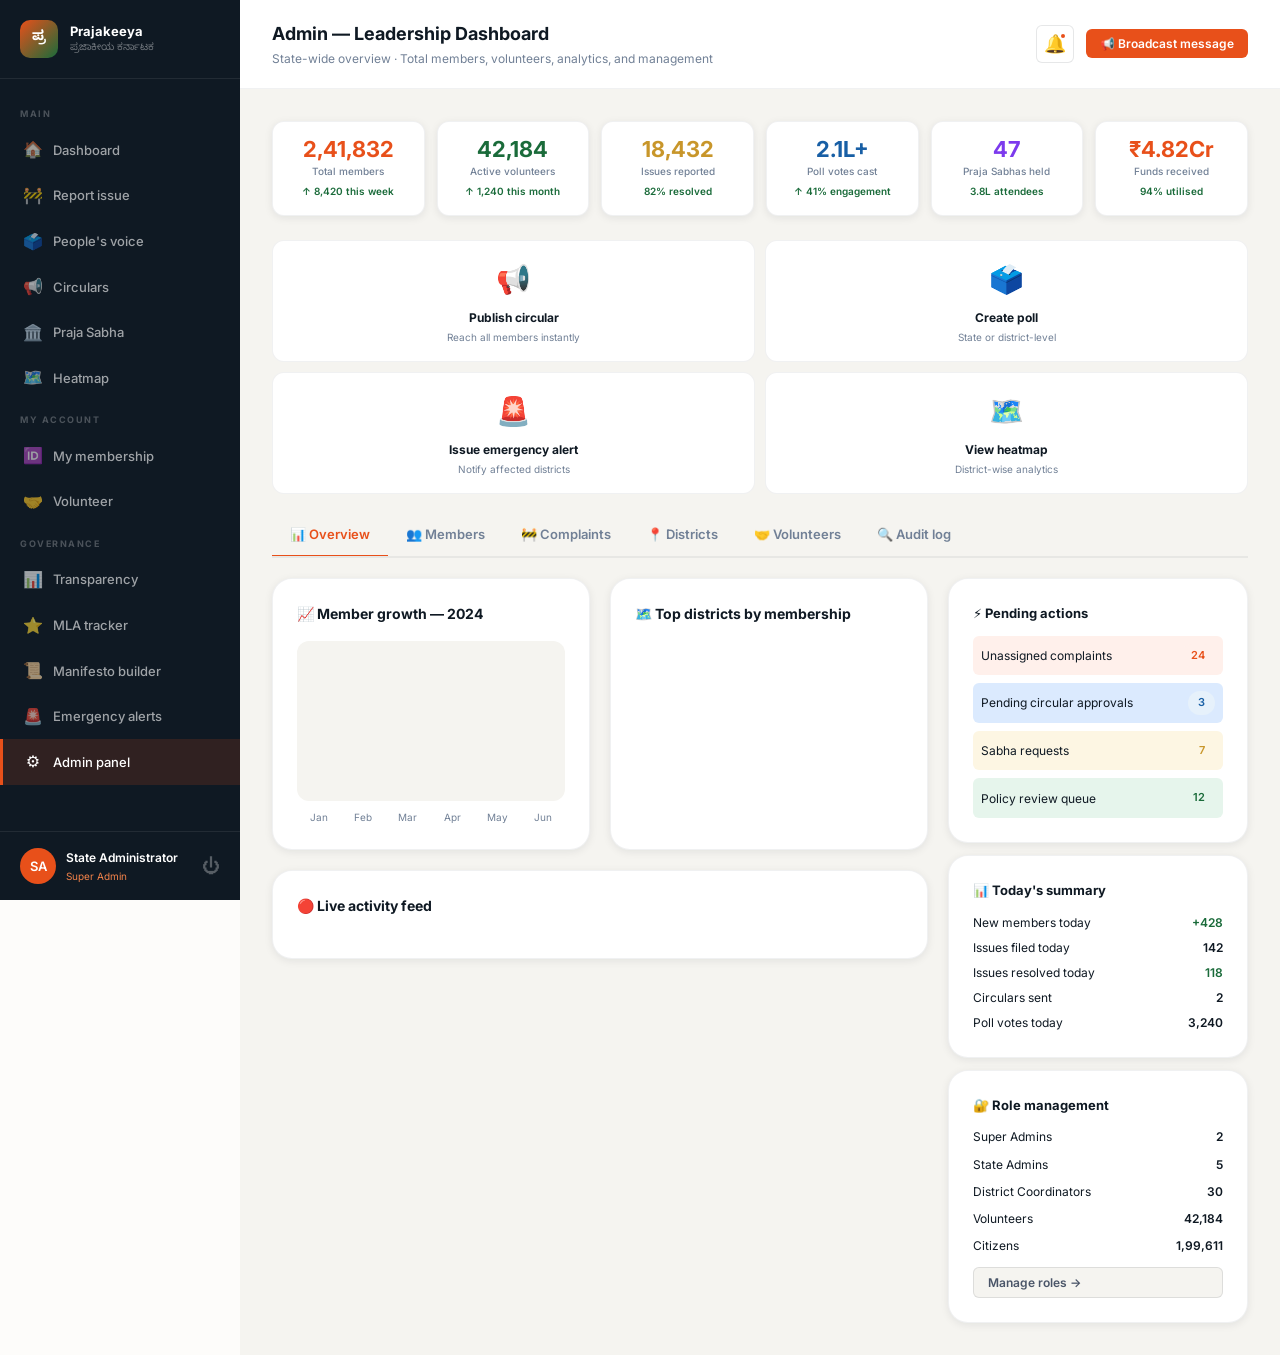
<file: admin.html>
<!doctype html>
<html lang="en">
  <head>
    <meta charset="UTF-8" />
    <meta name="viewport" content="width=device-width,initial-scale=1" />
    <title>Admin Dashboard — Prajakeeya Karnataka</title>
    <link rel="stylesheet" href="styles.css" />
    <style>
      .admin-header-card {
        background: linear-gradient(135deg, var(--midnight) 0%, #1a2a40 100%);
        border-radius: var(--r-xl);
        padding: 28px 32px;
        color: #fff;
        margin-bottom: 24px;
        display: flex;
        align-items: center;
        justify-content: space-between;
        flex-wrap: gap;
      }

      .admin-stats-row {
        display: grid;
        grid-template-columns: repeat(6, 1fr);
        gap: 12px;
        margin-bottom: 24px;
      }

      .as-card {
        background: #fff;
        border: 1px solid var(--border2);
        border-radius: var(--r-md);
        padding: 16px;
        box-shadow: var(--shadow-sm);
        text-align: center;
      }

      .as-num {
        font-size: 22px;
        font-weight: 700;
        line-height: 1;
        margin-bottom: 3px;
      }

      .as-label {
        font-size: 10px;
        color: var(--text3);
        font-weight: 500;
      }

      .as-change {
        font-size: 10px;
        font-weight: 600;
        margin-top: 4px;
      }

      .admin-tabs {
        display: flex;
        gap: 0;
        border-bottom: 2px solid var(--border2);
        margin-bottom: 20px;
        overflow-x: auto;
      }

      .atab {
        padding: 10px 18px;
        font-size: 13px;
        font-weight: 600;
        color: var(--text3);
        cursor: pointer;
        border-bottom: 3px solid transparent;
        margin-bottom: -2px;
        white-space: nowrap;
        transition: all 0.15s;
      }

      .atab.active {
        color: var(--saffron);
        border-bottom-color: var(--saffron);
      }

      .admin-layout {
        display: grid;
        grid-template-columns: 1fr 300px;
        gap: 20px;
        align-items: start;
      }

      .user-row {
        display: flex;
        align-items: center;
        gap: 12px;
        padding: 12px 0;
        border-bottom: 1px solid var(--border2);
      }

      .user-row:last-child {
        border-bottom: none;
      }

      .ur-av {
        width: 38px;
        height: 38px;
        border-radius: 50%;
        display: flex;
        align-items: center;
        justify-content: center;
        color: #fff;
        font-size: 12px;
        font-weight: 700;
        flex-shrink: 0;
      }

      .ur-name {
        font-size: 13px;
        font-weight: 600;
      }

      .ur-meta {
        font-size: 11px;
        color: var(--text3);
      }

      .ur-role {
        margin-left: auto;
        display: flex;
        align-items: center;
        gap: 8px;
      }

      .action-btn {
        background: none;
        border: 1px solid var(--border);
        border-radius: var(--r-sm);
        padding: 4px 10px;
        font-size: 11px;
        cursor: pointer;
        font-family: "Inter", sans-serif;
        transition: all 0.15s;
      }

      .action-btn:hover {
        border-color: var(--saffron);
        color: var(--saffron);
      }

      .district-row {
        display: flex;
        align-items: center;
        gap: 12px;
        padding: 10px 0;
        border-bottom: 1px solid var(--border2);
      }

      .district-row:last-child {
        border-bottom: none;
      }

      .dr-name {
        font-size: 13px;
        font-weight: 600;
        width: 140px;
        flex-shrink: 0;
      }

      .dr-bar {
        flex: 1;
      }

      .dr-num {
        font-size: 12px;
        font-weight: 600;
        text-align: right;
        width: 60px;
      }

      .complaint-table {
        background: #fff;
        border: 1px solid var(--border2);
        border-radius: var(--r-lg);
        overflow: hidden;
        box-shadow: var(--shadow-sm);
      }

      .quick-actions {
        display: grid;
        grid-template-columns: 1fr 1fr;
        gap: 10px;
        margin-bottom: 20px;
      }

      .qa-card {
        background: #fff;
        border: 1px solid var(--border2);
        border-radius: var(--r-md);
        padding: 16px;
        cursor: pointer;
        transition: all 0.2s;
        text-align: center;
      }

      .qa-card:hover {
        box-shadow: var(--shadow-md);
        border-color: var(--saffron);
        transform: translateY(-2px);
      }

      .qa-icon {
        font-size: 28px;
        margin-bottom: 6px;
      }

      .qa-label {
        font-size: 12px;
        font-weight: 700;
      }

      .qa-sub {
        font-size: 10px;
        color: var(--text3);
        margin-top: 2px;
      }

      .live-activity {
        display: flex;
        flex-direction: column;
        gap: 8px;
      }

      .la-item {
        display: flex;
        gap: 10px;
        align-items: flex-start;
        padding: 10px;
        background: var(--mist);
        border-radius: var(--r-sm);
      }

      .la-icon {
        font-size: 16px;
        flex-shrink: 0;
      }

      .la-text {
        font-size: 12px;
        color: var(--text2);
        flex: 1;
        line-height: 1.4;
      }

      .la-time {
        font-size: 10px;
        color: var(--text3);
        white-space: nowrap;
      }

      @media (max-width: 1100px) {
        .admin-stats-row {
          grid-template-columns: repeat(3, 1fr);
        }
      }

      @media (max-width: 900px) {
        .admin-layout {
          grid-template-columns: 1fr;
        }
        .admin-stats-row {
          grid-template-columns: repeat(2, 1fr);
        }
      }
    </style>
  </head>

  <body>
    <div class="page-wrap">
      <aside class="sidebar">
        <div class="sidebar-logo">
          <div class="logo-mark">ಪ್ರ</div>
          <div class="logo-text">
            <div class="en">Prajakeeya</div>
            <div class="kn">ಪ್ರಜಾಕೀಯ ಕರ್ನಾಟಕ</div>
          </div>
        </div>
        <nav class="sidebar-nav">
          <div class="nav-section-label">Main</div>
          <a class="nav-item" href="dashboard.html"
            ><span class="nav-icon">🏠</span> Dashboard</a
          >
          <a class="nav-item" href="report.html"
            ><span class="nav-icon">🚧</span> Report issue</a
          >
          <a class="nav-item" href="voice.html"
            ><span class="nav-icon">🗳️</span> People's voice</a
          >
          <a class="nav-item" href="circulars.html"
            ><span class="nav-icon">📢</span> Circulars</a
          >
          <a class="nav-item" href="praja-sabha.html"
            ><span class="nav-icon">🏛️</span> Praja Sabha</a
          >
          <a class="nav-item" href="heatmap.html"
            ><span class="nav-icon">🗺️</span> Heatmap</a
          >
          <div class="nav-section-label">My account</div>
          <a class="nav-item" href="membership.html"
            ><span class="nav-icon">🆔</span> My membership</a
          >
          <a class="nav-item" href="volunteer.html"
            ><span class="nav-icon">🤝</span> Volunteer</a
          >
          <div class="nav-section-label">Governance</div>
          <a class="nav-item" href="transparency.html"
            ><span class="nav-icon">📊</span> Transparency</a
          >
          <a class="nav-item" href="mla-tracker.html"
            ><span class="nav-icon">⭐</span> MLA tracker</a
          >
          <a class="nav-item" href="manifesto.html"
            ><span class="nav-icon">📜</span> Manifesto builder</a
          >
          <a class="nav-item" href="emergency.html"
            ><span class="nav-icon">🚨</span> Emergency alerts</a
          >
          <a class="nav-item active" href="admin.html"
            ><span class="nav-icon">⚙️</span> Admin panel</a
          >
        </nav>
        <div class="sidebar-footer">
          <div class="sidebar-user">
            <div class="user-avatar" style="background: var(--saffron)">SA</div>
            <div>
              <div class="user-name">State Administrator</div>
              <div class="user-role" style="color: var(--saffron-mid)">
                Super Admin
              </div>
            </div>
            <button
              onclick="PK.logout()"
              style="
                margin-left: auto;
                background: none;
                border: none;
                color: rgba(255, 255, 255, 0.3);
                cursor: pointer;
                font-size: 18px;
              "
            >
              ⏻
            </button>
          </div>
        </div>
      </aside>
      <div class="main-content">
        <div class="page-header">
          <div>
            <div class="topbar-title">Admin — Leadership Dashboard</div>
            <div class="topbar-sub">
              State-wide overview · Total members, volunteers, analytics, and
              management
            </div>
          </div>
          <div class="topbar-actions">
            <div class="notif-btn">
              🔔
              <div class="notif-dot"></div>
            </div>
            <button
              class="btn btn-primary btn-sm"
              onclick="openModal('broadcast-modal')"
            >
              📢 Broadcast message
            </button>
          </div>
        </div>
        <div class="page-body">
          <!-- Key metrics -->
          <div class="admin-stats-row">
            <div class="as-card">
              <div class="as-num" style="color: var(--saffron)">2,41,832</div>
              <div class="as-label">Total members</div>
              <div class="as-change" style="color: var(--green)">
                ↑ 8,420 this week
              </div>
            </div>
            <div class="as-card">
              <div class="as-num" style="color: var(--green)">42,184</div>
              <div class="as-label">Active volunteers</div>
              <div class="as-change" style="color: var(--green)">
                ↑ 1,240 this month
              </div>
            </div>
            <div class="as-card">
              <div class="as-num" style="color: var(--gold)">18,432</div>
              <div class="as-label">Issues reported</div>
              <div class="as-change" style="color: var(--green)">
                82% resolved
              </div>
            </div>
            <div class="as-card">
              <div class="as-num" style="color: #185fa5">2.1L+</div>
              <div class="as-label">Poll votes cast</div>
              <div class="as-change" style="color: var(--green)">
                ↑ 41% engagement
              </div>
            </div>
            <div class="as-card">
              <div class="as-num" style="color: #7c3aed">47</div>
              <div class="as-label">Praja Sabhas held</div>
              <div class="as-change" style="color: var(--green)">
                3.8L attendees
              </div>
            </div>
            <div class="as-card">
              <div class="as-num" style="color: var(--saffron)">₹4.82Cr</div>
              <div class="as-label">Funds received</div>
              <div class="as-change" style="color: var(--green)">
                94% utilised
              </div>
            </div>
          </div>

          <!-- Quick actions -->
          <div class="quick-actions">
            <div class="qa-card" onclick="openModal('circular-modal')">
              <div class="qa-icon">📢</div>
              <div class="qa-label">Publish circular</div>
              <div class="qa-sub">Reach all members instantly</div>
            </div>
            <div class="qa-card" onclick="openModal('poll-modal')">
              <div class="qa-icon">🗳️</div>
              <div class="qa-label">Create poll</div>
              <div class="qa-sub">State or district-level</div>
            </div>
            <div class="qa-card" onclick="openModal('alert-create-modal')">
              <div class="qa-icon">🚨</div>
              <div class="qa-label">Issue emergency alert</div>
              <div class="qa-sub">Notify affected districts</div>
            </div>
            <div class="qa-card" onclick="location.href = 'heatmap.html'">
              <div class="qa-icon">🗺️</div>
              <div class="qa-label">View heatmap</div>
              <div class="qa-sub">District-wise analytics</div>
            </div>
          </div>

          <div class="admin-tabs">
            <div class="atab active" onclick="switchAdminTab(this, 'overview')">
              📊 Overview
            </div>
            <div class="atab" onclick="switchAdminTab(this, 'members')">
              👥 Members
            </div>
            <div class="atab" onclick="switchAdminTab(this, 'complaints')">
              🚧 Complaints
            </div>
            <div class="atab" onclick="switchAdminTab(this, 'districts')">
              📍 Districts
            </div>
            <div class="atab" onclick="switchAdminTab(this, 'volunteers')">
              🤝 Volunteers
            </div>
            <div class="atab" onclick="switchAdminTab(this, 'audit')">
              🔍 Audit log
            </div>
          </div>

          <div class="admin-layout">
            <div>
              <!-- OVERVIEW -->
              <div id="tab-overview">
                <div class="grid-2 mb-20">
                  <div class="card">
                    <div
                      style="
                        font-size: 14px;
                        font-weight: 700;
                        margin-bottom: 16px;
                      "
                    >
                      📈 Member growth — 2024
                    </div>
                    <div
                      id="growth-chart"
                      style="
                        height: 160px;
                        background: var(--mist);
                        border-radius: var(--r-md);
                        display: flex;
                        align-items: flex-end;
                        gap: 6px;
                        padding: 16px 12px 0;
                        overflow: hidden;
                      "
                    ></div>
                    <div
                      style="
                        display: flex;
                        justify-content: space-around;
                        margin-top: 8px;
                      "
                    >
                      <span style="font-size: 10px; color: var(--text3)"
                        >Jan</span
                      ><span style="font-size: 10px; color: var(--text3)"
                        >Feb</span
                      ><span style="font-size: 10px; color: var(--text3)"
                        >Mar</span
                      >
                      <span style="font-size: 10px; color: var(--text3)"
                        >Apr</span
                      ><span style="font-size: 10px; color: var(--text3)"
                        >May</span
                      ><span style="font-size: 10px; color: var(--text3)"
                        >Jun</span
                      >
                    </div>
                  </div>
                  <div class="card">
                    <div
                      style="
                        font-size: 14px;
                        font-weight: 700;
                        margin-bottom: 16px;
                      "
                    >
                      🗺️ Top districts by membership
                    </div>
                    <div id="district-growth"></div>
                  </div>
                </div>
                <div class="card">
                  <div
                    style="
                      font-size: 14px;
                      font-weight: 700;
                      margin-bottom: 16px;
                    "
                  >
                    🔴 Live activity feed
                  </div>
                  <div class="live-activity" id="live-feed"></div>
                </div>
              </div>

              <!-- MEMBERS -->
              <div id="tab-members" style="display: none">
                <div
                  style="
                    display: flex;
                    gap: 10px;
                    margin-bottom: 16px;
                    flex-wrap: wrap;
                  "
                >
                  <input
                    type="text"
                    class="form-control"
                    placeholder="🔍 Search members…"
                    style="max-width: 260px"
                    oninput="searchMembers(this.value)"
                  />
                  <select class="form-control form-select" style="width: 180px">
                    <option>All districts</option>
                  </select>
                  <select class="form-control form-select" style="width: 160px">
                    <option>All roles</option>
                    <option>Citizen</option>
                    <option>Volunteer</option>
                    <option>Coordinator</option>
                  </select>
                  <button
                    class="btn btn-ghost btn-sm"
                    onclick="toast('Exporting member list…', 'info')"
                  >
                    ↓ Export CSV
                  </button>
                </div>
                <div class="card">
                  <div class="table-wrap">
                    <table>
                      <thead>
                        <tr>
                          <th>Member</th>
                          <th>District</th>
                          <th>Role</th>
                          <th>Joined</th>
                          <th>Status</th>
                          <th>Actions</th>
                        </tr>
                      </thead>
                      <tbody id="members-tbody"></tbody>
                    </table>
                  </div>
                  <div class="pagination mt-16">
                    <button class="page-btn">‹</button>
                    <button class="page-btn active">1</button>
                    <button class="page-btn">2</button>
                    <button class="page-btn">3</button>
                    <span
                      style="
                        padding: 0 8px;
                        font-size: 12px;
                        color: var(--text3);
                      "
                      >… 241</span
                    >
                    <button class="page-btn">›</button>
                  </div>
                </div>
              </div>

              <!-- COMPLAINTS -->
              <div id="tab-complaints" style="display: none">
                <div
                  style="
                    display: flex;
                    gap: 10px;
                    margin-bottom: 16px;
                    flex-wrap: wrap;
                  "
                >
                  <select
                    class="form-control form-select"
                    style="width: 160px"
                    onchange="filterComplaints(this.value)"
                  >
                    <option value="all">All statuses</option>
                    <option value="pending">Pending</option>
                    <option value="progress">In progress</option>
                    <option value="resolved">Resolved</option>
                  </select>
                  <select
                    class="form-control form-select district-select"
                    style="width: 200px"
                  ></select>
                  <button
                    class="btn btn-ghost btn-sm"
                    onclick="toast('Exporting complaints…', 'info')"
                  >
                    ↓ Export
                  </button>
                </div>
                <div class="complaint-table">
                  <div class="table-wrap">
                    <table>
                      <thead>
                        <tr>
                          <th>Ticket ID</th>
                          <th>Issue</th>
                          <th>Category</th>
                          <th>District</th>
                          <th>Status</th>
                          <th>Assigned to</th>
                          <th>Days</th>
                          <th>Action</th>
                        </tr>
                      </thead>
                      <tbody id="complaints-admin-tbody"></tbody>
                    </table>
                  </div>
                </div>
              </div>

              <!-- DISTRICTS -->
              <div id="tab-districts" style="display: none">
                <div class="card">
                  <div
                    style="
                      font-size: 14px;
                      font-weight: 700;
                      margin-bottom: 16px;
                    "
                  >
                    District-wise performance scorecard
                  </div>
                  <div class="table-wrap">
                    <table>
                      <thead>
                        <tr>
                          <th>District</th>
                          <th>Members</th>
                          <th>Issues</th>
                          <th>Resolution %</th>
                          <th>Score</th>
                          <th>Coordinator</th>
                        </tr>
                      </thead>
                      <tbody id="district-admin-tbody"></tbody>
                    </table>
                  </div>
                </div>
              </div>

              <!-- VOLUNTEERS -->
              <div id="tab-volunteers" style="display: none">
                <div class="card">
                  <div
                    style="
                      display: flex;
                      justify-content: space-between;
                      align-items: center;
                      margin-bottom: 16px;
                    "
                  >
                    <div style="font-size: 14px; font-weight: 700">
                      Volunteer management
                    </div>
                    <button
                      class="btn btn-primary btn-sm"
                      onclick="openModal('assign-modal')"
                    >
                      + Assign task
                    </button>
                  </div>
                  <div id="vol-admin-list"></div>
                </div>
              </div>

              <!-- AUDIT -->
              <div id="tab-audit" style="display: none">
                <div class="card">
                  <div
                    style="
                      font-size: 14px;
                      font-weight: 700;
                      margin-bottom: 16px;
                    "
                  >
                    🔍 Audit log — Admin actions
                  </div>
                  <div id="audit-log"></div>
                </div>
              </div>
            </div>

            <!-- Right sidebar -->
            <div>
              <div class="card mb-12">
                <div
                  style="font-size: 13px; font-weight: 700; margin-bottom: 12px"
                >
                  ⚡ Pending actions
                </div>
                <div style="display: flex; flex-direction: column; gap: 8px">
                  <div
                    style="
                      display: flex;
                      justify-content: space-between;
                      align-items: center;
                      padding: 8px;
                      background: var(--saffron-light);
                      border-radius: var(--r-sm);
                    "
                  >
                    <span style="font-size: 12px">Unassigned complaints</span
                    ><span class="tag tag-saffron">24</span>
                  </div>
                  <div
                    style="
                      display: flex;
                      justify-content: space-between;
                      align-items: center;
                      padding: 8px;
                      background: #dbeafe;
                      border-radius: var(--r-sm);
                    "
                  >
                    <span style="font-size: 12px"
                      >Pending circular approvals</span
                    ><span class="tag tag-blue">3</span>
                  </div>
                  <div
                    style="
                      display: flex;
                      justify-content: space-between;
                      align-items: center;
                      padding: 8px;
                      background: var(--gold-light);
                      border-radius: var(--r-sm);
                    "
                  >
                    <span style="font-size: 12px">Sabha requests</span
                    ><span class="tag tag-gold">7</span>
                  </div>
                  <div
                    style="
                      display: flex;
                      justify-content: space-between;
                      align-items: center;
                      padding: 8px;
                      background: var(--green-light);
                      border-radius: var(--r-sm);
                    "
                  >
                    <span style="font-size: 12px">Policy review queue</span
                    ><span class="tag tag-green">12</span>
                  </div>
                </div>
              </div>
              <div class="card mb-12">
                <div
                  style="font-size: 13px; font-weight: 700; margin-bottom: 12px"
                >
                  📊 Today's summary
                </div>
                <div
                  style="
                    display: flex;
                    flex-direction: column;
                    gap: 6px;
                    font-size: 12px;
                  "
                >
                  <div style="display: flex; justify-content: space-between">
                    <span>New members today</span
                    ><span
                      class="font-600 text-success"
                      style="color: var(--green)"
                      >+428</span
                    >
                  </div>
                  <div style="display: flex; justify-content: space-between">
                    <span>Issues filed today</span
                    ><span class="font-600">142</span>
                  </div>
                  <div style="display: flex; justify-content: space-between">
                    <span>Issues resolved today</span
                    ><span class="font-600" style="color: var(--green)"
                      >118</span
                    >
                  </div>
                  <div style="display: flex; justify-content: space-between">
                    <span>Circulars sent</span><span class="font-600">2</span>
                  </div>
                  <div style="display: flex; justify-content: space-between">
                    <span>Poll votes today</span
                    ><span class="font-600">3,240</span>
                  </div>
                </div>
              </div>
              <div class="card">
                <div
                  style="font-size: 13px; font-weight: 700; margin-bottom: 12px"
                >
                  🔐 Role management
                </div>
                <div
                  style="
                    display: flex;
                    flex-direction: column;
                    gap: 8px;
                    font-size: 12px;
                  "
                >
                  <div style="display: flex; justify-content: space-between">
                    <span>Super Admins</span><span class="font-600">2</span>
                  </div>
                  <div style="display: flex; justify-content: space-between">
                    <span>State Admins</span><span class="font-600">5</span>
                  </div>
                  <div style="display: flex; justify-content: space-between">
                    <span>District Coordinators</span
                    ><span class="font-600">30</span>
                  </div>
                  <div style="display: flex; justify-content: space-between">
                    <span>Volunteers</span><span class="font-600">42,184</span>
                  </div>
                  <div style="display: flex; justify-content: space-between">
                    <span>Citizens</span><span class="font-600">1,99,611</span>
                  </div>
                </div>
                <button
                  class="btn btn-ghost btn-sm w-full mt-12"
                  onclick="openModal('role-modal')"
                >
                  Manage roles →
                </button>
              </div>
            </div>
          </div>
        </div>
      </div>
    </div>

    <!-- Broadcast modal -->
    <div class="modal-overlay" id="broadcast-modal">
      <div class="modal">
        <div class="modal-header">
          <div class="modal-title">📢 Broadcast message</div>
          <button class="modal-close" onclick="closeModal('broadcast-modal')">
            ✕
          </button>
        </div>
        <div class="modal-body">
          <div class="form-group">
            <label class="form-label">Message title</label
            ><input
              type="text"
              class="form-control"
              placeholder="Subject of the broadcast"
            />
          </div>
          <div class="form-row">
            <div class="form-group">
              <label class="form-label">Target audience</label
              ><select class="form-control form-select">
                <option>All members</option>
                <option>Volunteers only</option>
                <option>District coordinators</option>
                <option>Specific district</option>
              </select>
            </div>
            <div class="form-group">
              <label class="form-label">Channel</label
              ><select class="form-control form-select">
                <option>App notification</option>
                <option>SMS</option>
                <option>Both</option>
              </select>
            </div>
          </div>
          <div class="form-group">
            <label class="form-label">Message *</label
            ><textarea
              class="form-control"
              rows="4"
              placeholder="Your broadcast message…"
            ></textarea>
          </div>
        </div>
        <div class="modal-footer">
          <button class="btn btn-ghost" onclick="closeModal('broadcast-modal')">
            Cancel</button
          ><button class="btn btn-primary" onclick="sendBroadcast()">
            Send broadcast →
          </button>
        </div>
      </div>
    </div>

    <!-- Create poll modal -->
    <div class="modal-overlay" id="poll-modal">
      <div class="modal">
        <div class="modal-header">
          <div class="modal-title">🗳️ Create a poll</div>
          <button class="modal-close" onclick="closeModal('poll-modal')">
            ✕
          </button>
        </div>
        <div class="modal-body">
          <div class="form-group">
            <label class="form-label">Poll question *</label
            ><input
              type="text"
              class="form-control"
              placeholder="What would you like citizens to vote on?"
            />
          </div>
          <div class="form-row">
            <div class="form-group">
              <label class="form-label">Scope</label
              ><select class="form-control form-select">
                <option>State-wide</option>
                <option>Specific district</option>
              </select>
            </div>
            <div class="form-group">
              <label class="form-label">Closes after</label
              ><select class="form-control form-select">
                <option>3 days</option>
                <option>7 days</option>
                <option>14 days</option>
                <option>30 days</option>
              </select>
            </div>
          </div>
          <div class="form-group">
            <label class="form-label">Options (one per line)</label
            ><textarea
              class="form-control"
              rows="4"
              placeholder="Option 1&#10;Option 2&#10;Option 3"
            ></textarea>
          </div>
        </div>
        <div class="modal-footer">
          <button class="btn btn-ghost" onclick="closeModal('poll-modal')">
            Cancel</button
          ><button class="btn btn-primary" onclick="createPoll()">
            Publish poll →
          </button>
        </div>
      </div>
    </div>

    <!-- Emergency alert modal -->
    <div class="modal-overlay" id="alert-create-modal">
      <div class="modal">
        <div class="modal-header">
          <div class="modal-title">🚨 Issue emergency alert</div>
          <button
            class="modal-close"
            onclick="closeModal('alert-create-modal')"
          >
            ✕
          </button>
        </div>
        <div class="modal-body">
          <div class="alert alert-danger mb-12">
            <span>⚠️</span
            ><span
              >Emergency alerts are immediately pushed to all members in
              affected districts via SMS and app notification.</span
            >
          </div>
          <div class="form-row">
            <div class="form-group">
              <label class="form-label">Alert type</label
              ><select class="form-control form-select">
                <option>Flood</option>
                <option>Drought</option>
                <option>Earthquake</option>
                <option>Fire</option>
                <option>Health outbreak</option>
                <option>Other</option>
              </select>
            </div>
            <div class="form-group">
              <label class="form-label">Severity</label
              ><select class="form-control form-select">
                <option>🔴 Critical</option>
                <option>🟠 High</option>
                <option>🔵 Medium</option>
                <option>🟢 Advisory</option>
              </select>
            </div>
          </div>
          <div class="form-group">
            <label class="form-label">Affected districts</label
            ><select
              class="form-control form-select"
              multiple
              style="height: 100px"
            >
              <option>Dakshina Kannada</option>
              <option>Udupi</option>
              <option>Kodagu</option>
              <option>All districts</option>
            </select>
          </div>
          <div class="form-group">
            <label class="form-label">Alert message *</label
            ><textarea
              class="form-control"
              rows="3"
              placeholder="What should citizens know and do?"
            ></textarea>
          </div>
        </div>
        <div class="modal-footer">
          <button
            class="btn btn-ghost"
            onclick="closeModal('alert-create-modal')"
          >
            Cancel</button
          ><button class="btn btn-danger" onclick="issueAlert()">
            Issue alert →
          </button>
        </div>
      </div>
    </div>

    <script src="app.js"></script>
    <script>
          const members = [{
              av: 'RK',
              bg: '#E8501A',
              name: 'Rajesh Kumar',
              district: 'Bengaluru Urban',
              role: 'citizen',
              joined: 'Jun 10, 2024',
              status: 'active'
          }, {
              av: 'PM',
              bg: '#1A6B3A',
              name: 'Priya M.',
              district: 'Mysuru',
              role: 'volunteer',
              joined: 'May 28, 2024',
              status: 'active'
          }, {
              av: 'SK',
              bg: '#C8962A',
              name: 'Suresh Kumar',
              district: 'Dharwad',
              role: 'coordinator',
              joined: 'Mar 15, 2024',
              status: 'active'
          }, {
              av: 'AN',
              bg: '#534AB7',
              name: 'Anita Naik',
              district: 'Kalaburagi',
              role: 'volunteer',
              joined: 'Apr 20, 2024',
              status: 'active'
          }, {
              av: 'MG',
              bg: '#185FA5',
              name: 'Mohan Gowda',
              district: 'Belagavi',
              role: 'citizen',
              joined: 'Jun 18, 2024',
              status: 'active'
          }, {
              av: 'DK',
              bg: '#7C3AED',
              name: 'Deepa K.',
              district: 'Shivamogga',
              role: 'volunteer',
              joined: 'Jun 5, 2024',
              status: 'suspended'
          }, ];

          const complaintsAdmin = [{
              id: 'KA-10014',
              issue: 'Pothole on NH-48',
              cat: 'Roads',
              district: 'Bengaluru Urban',
              status: 'pending',
              assigned: 'BBMP',
              days: 0
          }, {
              id: 'KA-10013',
              issue: 'Water supply cut — 5 days',
              cat: 'Water',
              district: 'Mysuru',
              status: 'progress',
              assigned: 'KUWS&DB',
              days: 2
          }, {
              id: 'KA-10011',
              issue: 'Corrupt official in taluk office',
              cat: 'Corruption',
              district: 'Dharwad',
              status: 'pending',
              assigned: 'Unassigned',
              days: 3
          }, {
              id: 'KA-10008',
              issue: 'School roof damaged',
              cat: 'Education',
              district: 'Raichur',
              status: 'progress',
              assigned: 'Edu Dept',
              days: 5
          }, {
              id: 'KA-10001',
              issue: 'Hospital no doctor',
              cat: 'Healthcare',
              district: 'Kalaburagi',
              status: 'resolved',
              assigned: 'Health Dept',
              days: 8
          }, ];

          const districtData = [{
              name: 'Bengaluru Urban',
              members: 48420,
              issues: 2840,
              res: 85,
              score: 88
          }, {
              name: 'Mysuru',
              members: 18240,
              issues: 490,
              res: 84,
              score: 82
          }, {
              name: 'Dharwad',
              members: 14180,
              issues: 580,
              res: 76,
              score: 74
          }, {
              name: 'Kalaburagi',
              members: 12640,
              issues: 1240,
              res: 68,
              score: 62
          }, {
              name: 'Belagavi',
              members: 11820,
              issues: 510,
              res: 81,
              score: 78
          }, ];

          const liveActivities = [{
              icon: '👤',
              text: 'New member: Kavitha R. joined from Belagavi',
              time: '2m ago'
          }, {
              icon: '🚧',
              text: 'Complaint KA-10014 filed — Pothole, Bengaluru',
              time: '4m ago'
          }, {
              icon: '🗳️',
              text: 'Poll "Infrastructure Budget" — 342 new votes',
              time: '8m ago'
          }, {
              icon: '✅',
              text: 'Complaint KA-10008 marked resolved by Edu Dept',
              time: '12m ago'
          }, {
              icon: '📢',
              text: 'Circular published: Monsoon preparedness',
              time: '1h ago'
          }, {
              icon: '👤',
              text: '520 new members today · Trending: Raichur district',
              time: '2h ago'
          }, ];

          const auditLog = [{
              user: 'State Admin',
              action: 'Published emergency alert — Dakshina Kannada flood',
              time: 'Jun 21 • 6:02 AM'
          }, {
              user: 'State Admin',
              action: 'Sent broadcast to all 2.4L members',
              time: 'Jun 20 • 4:30 PM'
          }, {
              user: 'Coord: Bengaluru',
              action: 'Assigned complaint KA-10013 to KUWS&DB',
              time: 'Jun 20 • 2:15 PM'
          }, {
              user: 'State Admin',
              action: 'Created poll: Infrastructure Budget allocation',
              time: 'Jun 19 • 11:00 AM'
          }, {
              user: 'State Admin',
              action: 'Published Q2 transparency report',
              time: 'Jun 15 • 10:00 AM'
          }, ];

          function switchAdminTab(btn, tab) {
              document.querySelectorAll('.atab').forEach(t => t.classList.remove('active'));
              btn.classList.add('active');
              ['overview', 'members', 'complaints', 'districts', 'volunteers', 'audit'].forEach(t => {
                  const el = document.getElementById('tab-' + t);
                  if (el) el.style.display = t === tab ? 'block' : 'none';
              });
          }

          document.addEventListener('DOMContentLoaded', () => {
              populateDistrictSelects();

              // Growth chart
              const vals = [18000, 32000, 54000, 88000, 160000, 241832];
              const max = Math.max(...vals);
              document.getElementById('growth-chart').innerHTML = vals.map(v => `
      <div style="flex:1;background:var(--saffron);border-radius:4px 4px 0 0;height:${Math.round(v/max*130)}px;position:relative;min-width:0">
        <span style="position:absolute;top:-16px;left:50%;transform:translateX(-50%);font-size:9px;font-weight:600;color:var(--text3);white-space:nowrap">${v>=1000?Math.round(v/1000)+'K':v}</span>
      </div>`).join('');

              // District growth
              const top5 = [{
                  name: 'Bengaluru',
                  members: 48420,
                  pct: 85
              }, {
                  name: 'Mysuru',
                  members: 18240,
                  pct: 38
              }, {
                  name: 'Dharwad',
                  members: 14180,
                  pct: 29
              }, {
                  name: 'Kalaburagi',
                  members: 12640,
                  pct: 26
              }, {
                  name: 'Belagavi',
                  members: 11820,
                  pct: 24
              }];
              document.getElementById('district-growth').innerHTML = top5.map(d => `
      <div class="district-row">
        <div class="dr-name">${d.name}</div>
        <div class="dr-bar"><div class="progress-wrap"><div class="progress-fill saffron" style="width:${d.pct}%"></div></div></div>
        <div class="dr-num">${(d.members/1000).toFixed(1)}K</div>
      </div>`).join('');

              // Live feed
              document.getElementById('live-feed').innerHTML = liveActivities.map(a => `
      <div class="la-item">
        <div class="la-icon">${a.icon}</div>
        <div class="la-text">${a.text}</div>
        <div class="la-time">${a.time}</div>
      </div>`).join('');

              // Members table
              document.getElementById('members-tbody').innerHTML = members.map(m => `
      <tr>
        <td style="display:flex;align-items:center;gap:8px"><div style="width:32px;height:32px;border-radius:50%;background:${m.bg};display:flex;align-items:center;justify-content:center;color:#fff;font-size:11px;font-weight:700;flex-shrink:0">${m.av}</div><div><div style="font-size:13px;font-weight:600">${m.name}</div></div></td>
        <td>${m.district}</td>
        <td><span class="tag ${m.role==='coordinator'?'tag-saffron':m.role==='volunteer'?'tag-green':'tag-gray'}">${m.role}</span></td>
        <td>${m.joined}</td>
        <td><span class="status ${m.status==='active'?'resolved':'critical'}"><span class="status-dot"></span>${m.status}</span></td>
        <td style="display:flex;gap:4px">
          <button class="action-btn" onclick="toast('Viewing ${m.name} profile','info')">View</button>
          <button class="action-btn" onclick="toast('Role updated for ${m.name}','success')">Edit role</button>
          <button class="action-btn" style="color:#DC2626;border-color:#FCA5A5" onclick="toast('${m.name} suspended','info')">Suspend</button>
        </td>
      </tr>`).join('');

              // Complaints admin
              document.getElementById('complaints-admin-tbody').innerHTML = complaintsAdmin.map(c => `
      <tr>
        <td style="color:var(--saffron);font-weight:600">${c.id}</td>
        <td>${c.issue}</td>
        <td><span class="tag tag-gray">${c.cat}</span></td>
        <td>${c.district}</td>
        <td><span class="status ${c.status}"><span class="status-dot"></span>${c.status.charAt(0).toUpperCase()+c.status.slice(1)}</span></td>
        <td style="font-size:12px">${c.assigned}</td>
        <td style="font-size:12px">${c.days===0?'Today':c.days+'d'}</td>
        <td><button class="action-btn" onclick="toast('Assigning complaint ${c.id}…','info')">Assign</button></td>
      </tr>`).join('');

              // Districts
              document.getElementById('district-admin-tbody').innerHTML = districtData.map(d => `
      <tr>
        <td style="font-weight:600">${d.name}</td>
        <td>${d.members.toLocaleString()}</td>
        <td>${d.issues.toLocaleString()}</td>
        <td><span style="color:${d.res>=80?'var(--green)':d.res>=70?'var(--gold)':'var(--saffron)';font-weight:600}">${d.res}%</span></td>
        <td><span style="font-size:16px;font-weight:700;color:${d.score>=80?'var(--green)':d.score>=65?'var(--gold)':'var(--saffron)'}">${d.score}</span></td>
        <td><button class="action-btn" onclick="toast('Contacting coordinator…','info')">Contact</button></td>
      </tr>`).join('');

              // Volunteers tab
              document.getElementById('vol-admin-list').innerHTML = members.filter(m => m.role === 'volunteer' || m.role === 'coordinator').map(m => `
      <div class="user-row">
        <div class="ur-av" style="background:${m.bg}">${m.av}</div>
        <div><div class="ur-name">${m.name}</div><div class="ur-meta">${m.district} · ${m.role}</div></div>
        <div class="ur-role">
          <span class="tag ${m.role==='coordinator'?'tag-saffron':'tag-green'}">${m.role}</span>
          <button class="action-btn" onclick="toast('Assigning task to ${m.name}','info')">Assign task</button>
        </div>
      </div>`).join('');

              // Audit log
              document.getElementById('audit-log').innerHTML = auditLog.map(a => `
      <div style="display:flex;gap:12px;padding:12px 0;border-bottom:1px solid var(--border2)">
        <div style="font-size:11px;color:var(--saffron);font-weight:600;white-space:nowrap;min-width:120px">${a.user}</div>
        <div style="font-size:12px;color:var(--text2);flex:1">${a.action}</div>
        <div style="font-size:11px;color:var(--text3);white-space:nowrap">${a.time}</div>
      </div>`).join('');
          });

          function searchMembers(q) {
              toast(`Searching for "${q}"…`, 'info');
          }

          function filterComplaints(s) {
              toast(`Filtering: ${s}`, 'info');
          }

          function sendBroadcast() {
              toast('Broadcast sent to all 2.4L members!', 'success');
              closeModal('broadcast-modal');
          }

          function createPoll() {
              toast('Poll created and published!', 'success');
              closeModal('poll-modal');
          }

          function issueAlert() {
              toast('Emergency alert issued to affected districts!', 'success');
              closeModal('alert-create-modal');
          }
    </script>
  </body>
</html>
</file>
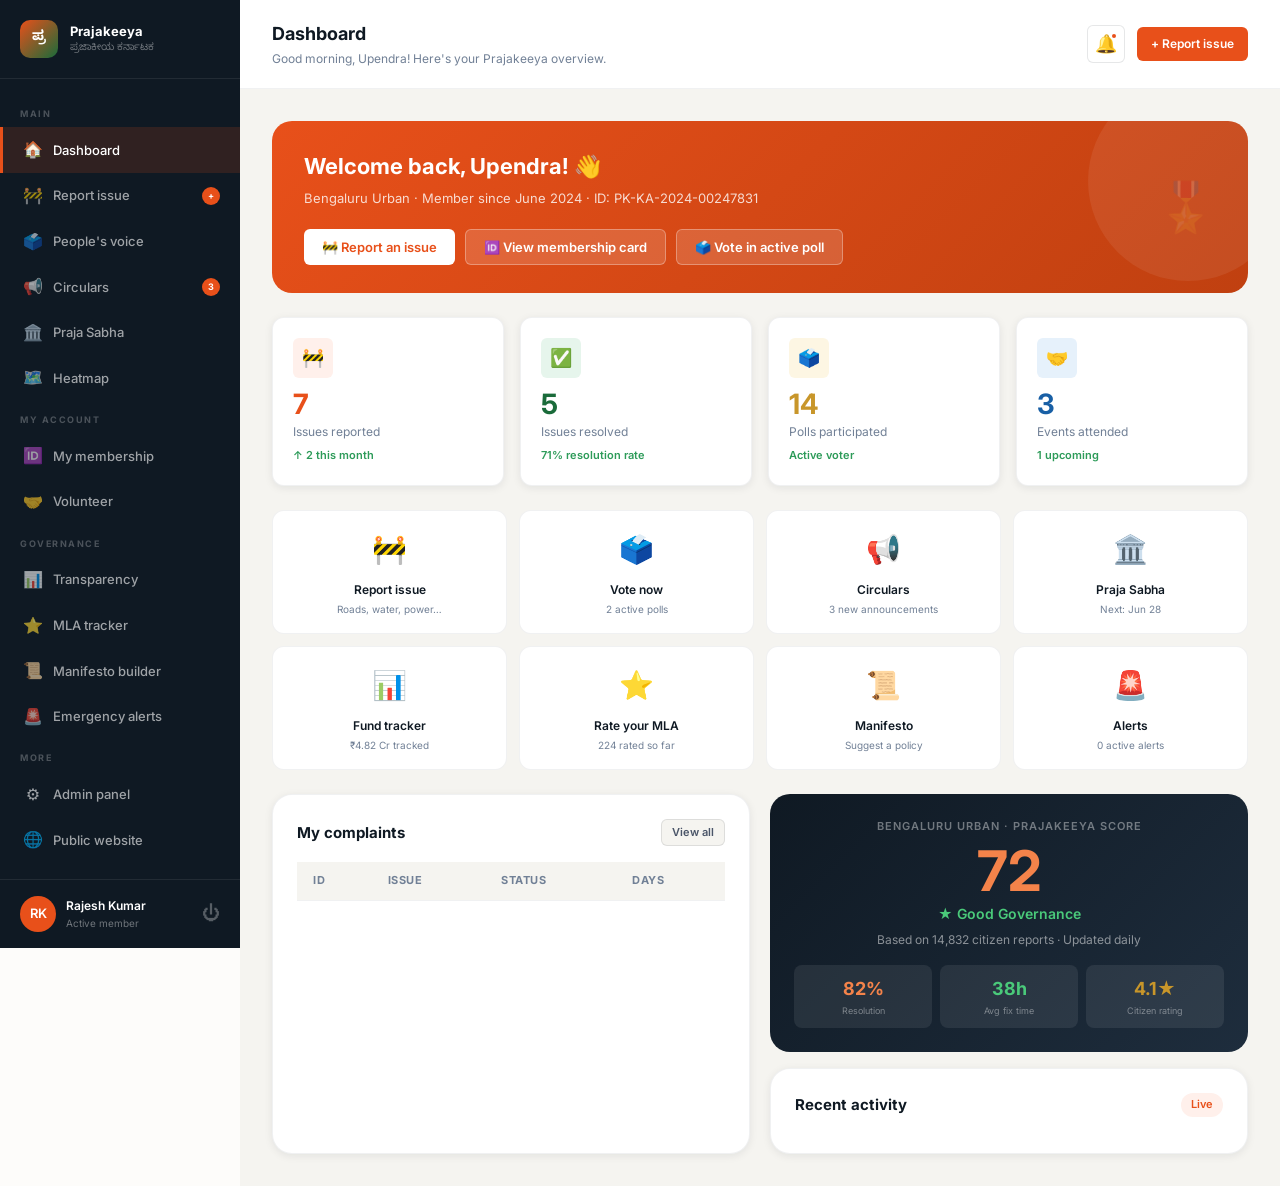
<file: dashboard.html>
<!doctype html>
<html lang="en">
  <head>
    <meta charset="UTF-8" />
    <meta name="viewport" content="width=device-width,initial-scale=1" />
    <title>Dashboard — Prajakeeya Karnataka</title>
    <link rel="stylesheet" href="styles.css" />
    <style>
      .welcome-banner {
        background: linear-gradient(135deg, var(--saffron) 0%, #c04010 100%);
        border-radius: var(--r-lg);
        padding: 28px 32px;
        color: #fff;
        position: relative;
        overflow: hidden;
        margin-bottom: 24px;
      }

      .welcome-banner::before {
        content: "";
        position: absolute;
        right: -40px;
        top: -40px;
        width: 200px;
        height: 200px;
        border-radius: 50%;
        background: rgba(255, 255, 255, 0.07);
      }

      .welcome-banner h2 {
        font-size: 22px;
        font-weight: 700;
        margin-bottom: 4px;
      }

      .welcome-banner p {
        font-size: 13px;
        opacity: 0.8;
      }

      .wb-actions {
        display: flex;
        gap: 10px;
        margin-top: 20px;
        flex-wrap: wrap;
      }

      .wb-btn {
        padding: 9px 18px;
        border-radius: var(--r-sm);
        font-size: 13px;
        font-weight: 600;
        cursor: pointer;
        border: none;
        font-family: "Inter", sans-serif;
        transition: all 0.2s;
      }

      .wb-btn-primary {
        background: #fff;
        color: var(--saffron);
      }

      .wb-btn-ghost {
        background: rgba(255, 255, 255, 0.15);
        color: #fff;
        border: 1px solid rgba(255, 255, 255, 0.3);
      }

      .wb-badge {
        position: absolute;
        right: 32px;
        top: 50%;
        transform: translateY(-50%);
        text-align: center;
      }

      .wb-badge-num {
        font-size: 48px;
        font-weight: 700;
        opacity: 0.15;
        line-height: 1;
      }

      .activity-item {
        display: flex;
        gap: 14px;
        padding: 14px 0;
        border-bottom: 1px solid var(--border2);
      }

      .activity-item:last-child {
        border-bottom: none;
      }

      .activity-icon {
        width: 38px;
        height: 38px;
        border-radius: var(--r-sm);
        flex-shrink: 0;
        display: flex;
        align-items: center;
        justify-content: center;
        font-size: 17px;
      }

      .activity-body {
        flex: 1;
      }

      .activity-title {
        font-size: 13px;
        font-weight: 600;
        margin-bottom: 2px;
      }

      .activity-meta {
        font-size: 11px;
        color: var(--text3);
      }

      .notification-item {
        display: flex;
        gap: 12px;
        padding: 14px;
        background: var(--mist);
        border-radius: var(--r-md);
        margin-bottom: 10px;
        cursor: pointer;
        transition: background 0.15s;
      }

      .notification-item:hover {
        background: #ebe9e4;
      }

      .notification-item.unread {
        background: var(--saffron-light);
        border-left: 3px solid var(--saffron);
      }

      .notif-icon {
        width: 36px;
        height: 36px;
        border-radius: 50%;
        display: flex;
        align-items: center;
        justify-content: center;
        font-size: 16px;
        flex-shrink: 0;
      }

      .notif-text {
        flex: 1;
      }

      .notif-title {
        font-size: 13px;
        font-weight: 600;
        margin-bottom: 2px;
      }

      .notif-time {
        font-size: 11px;
        color: var(--text3);
      }

      .quick-links {
        display: grid;
        grid-template-columns: repeat(4, 1fr);
        gap: 12px;
        margin-bottom: 24px;
      }

      .quick-link {
        background: #fff;
        border: 1px solid var(--border2);
        border-radius: var(--r-md);
        padding: 16px;
        text-align: center;
        cursor: pointer;
        transition: all 0.2s;
        display: block;
        text-decoration: none;
        color: var(--text);
      }

      .quick-link:hover {
        border-color: var(--saffron);
        box-shadow: 0 4px 12px rgba(232, 80, 26, 0.12);
        transform: translateY(-2px);
      }

      .ql-icon {
        font-size: 28px;
        margin-bottom: 8px;
      }

      .ql-label {
        font-size: 12px;
        font-weight: 600;
      }

      .ql-sub {
        font-size: 10px;
        color: var(--text3);
        margin-top: 2px;
      }

      .complaint-row td:first-child {
        font-weight: 600;
        color: var(--saffron);
      }

      .prajakeeya-score {
        background: linear-gradient(
          135deg,
          var(--midnight) 0%,
          var(--slate) 100%
        );
        border-radius: var(--r-lg);
        padding: 24px;
        color: #fff;
        text-align: center;
      }

      .ps-num {
        font-size: 56px;
        font-weight: 700;
        line-height: 1;
        color: var(--saffron-mid);
      }

      .ps-grade {
        font-size: 14px;
        font-weight: 600;
        color: #4aca7a;
        margin: 4px 0;
      }

      .ps-label {
        font-size: 12px;
        opacity: 0.5;
      }

      @media (max-width: 700px) {
        .quick-links {
          grid-template-columns: repeat(2, 1fr);
        }
        .wb-badge {
          display: none;
        }
      }
    </style>
  </head>

  <body>
    <div class="page-wrap">
      <!-- Sidebar -->
      <aside class="sidebar" id="sidebar">
        <div class="sidebar-logo">
          <div class="logo-mark">ಪ್ರ</div>
          <div class="logo-text">
            <div class="en">Prajakeeya</div>
            <div class="kn">ಪ್ರಜಾಕೀಯ ಕರ್ನಾಟಕ</div>
          </div>
        </div>
        <nav class="sidebar-nav">
          <div class="nav-section-label">Main</div>
          <a
            class="nav-item active"
            href="dashboard.html"
            data-page="dashboard.html"
            ><span class="nav-icon">🏠</span> Dashboard</a
          >
          <a class="nav-item" href="report.html" data-page="report.html"
            ><span class="nav-icon">🚧</span> Report issue
            <span class="nav-badge">+</span></a
          >
          <a class="nav-item" href="voice.html" data-page="voice.html"
            ><span class="nav-icon">🗳️</span> People's voice</a
          >
          <a class="nav-item" href="circulars.html" data-page="circulars.html"
            ><span class="nav-icon">📢</span> Circulars
            <span class="nav-badge">3</span></a
          >
          <a
            class="nav-item"
            href="praja-sabha.html"
            data-page="praja-sabha.html"
            ><span class="nav-icon">🏛️</span> Praja Sabha</a
          >
          <a class="nav-item" href="heatmap.html" data-page="heatmap.html"
            ><span class="nav-icon">🗺️</span> Heatmap</a
          >
          <div class="nav-section-label">My account</div>
          <a class="nav-item" href="membership.html" data-page="membership.html"
            ><span class="nav-icon">🆔</span> My membership</a
          >
          <a class="nav-item" href="volunteer.html" data-page="volunteer.html"
            ><span class="nav-icon">🤝</span> Volunteer</a
          >
          <div class="nav-section-label">Governance</div>
          <a
            class="nav-item"
            href="transparency.html"
            data-page="transparency.html"
            ><span class="nav-icon">📊</span> Transparency</a
          >
          <a
            class="nav-item"
            href="mla-tracker.html"
            data-page="mla-tracker.html"
            ><span class="nav-icon">⭐</span> MLA tracker</a
          >
          <a class="nav-item" href="manifesto.html" data-page="manifesto.html"
            ><span class="nav-icon">📜</span> Manifesto builder</a
          >
          <a class="nav-item" href="emergency.html" data-page="emergency.html"
            ><span class="nav-icon">🚨</span> Emergency alerts</a
          >
          <div class="nav-section-label">More</div>
          <a class="nav-item" href="admin.html" data-page="admin.html"
            ><span class="nav-icon">⚙️</span> Admin panel</a
          >
          <a class="nav-item" href="index.html"
            ><span class="nav-icon">🌐</span> Public website</a
          >
        </nav>
        <div class="sidebar-footer">
          <div class="sidebar-user">
            <div class="user-avatar" id="sb-avatar">RK</div>
            <div>
              <div class="user-name" id="sb-name">Rajesh Kumar</div>
              <div class="user-role" id="sb-role">Active member</div>
            </div>
            <button
              onclick="PK.logout()"
              style="
                margin-left: auto;
                background: none;
                border: none;
                color: rgba(255, 255, 255, 0.3);
                cursor: pointer;
                font-size: 18px;
              "
              title="Logout"
            >
              ⏻
            </button>
          </div>
        </div>
      </aside>

      <!-- Main -->
      <div class="main-content">
        <div class="page-header">
          <div>
            <button
              class="btn btn-ghost btn-sm"
              onclick="toggleSidebar()"
              style="display: none"
              id="menu-toggle"
              class="menu-toggle"
            >
              ☰
            </button>
            <div class="topbar-title" id="page-title">Dashboard</div>
            <div class="topbar-sub" id="page-sub">
              Good morning, Upendra! Here's your Prajakeeya overview.
            </div>
          </div>
          <div class="topbar-actions">
            <div class="notif-btn" onclick="openModal('notif-modal')">
              🔔
              <div class="notif-dot"></div>
            </div>
            <a href="report.html" class="btn btn-primary btn-sm"
              >+ Report issue</a
            >
          </div>
        </div>

        <div class="page-body">
          <!-- Welcome banner -->
          <div class="welcome-banner">
            <div class="wb-badge">
              <div class="wb-badge-num">🎖️</div>
            </div>
            <h2 id="welcome-name">Welcome back, Upendra! 👋</h2>
            <p>
              Bengaluru Urban · Member since June 2024 · ID: PK-KA-2024-00247831
            </p>
            <div class="wb-actions">
              <button
                class="wb-btn wb-btn-primary"
                onclick="location.href = 'report.html'"
              >
                🚧 Report an issue
              </button>
              <button
                class="wb-btn wb-btn-ghost"
                onclick="location.href = 'membership.html'"
              >
                🆔 View membership card
              </button>
              <button
                class="wb-btn wb-btn-ghost"
                onclick="location.href = 'voice.html'"
              >
                🗳️ Vote in active poll
              </button>
            </div>
          </div>

          <!-- Stats -->
          <div class="stats-grid">
            <div class="stat-card">
              <div class="stat-icon" style="background: var(--saffron-light)">
                🚧
              </div>
              <div class="stat-num" style="color: var(--saffron)">7</div>
              <div class="stat-label">Issues reported</div>
              <div class="stat-change up">↑ 2 this month</div>
            </div>
            <div class="stat-card">
              <div class="stat-icon" style="background: var(--green-light)">
                ✅
              </div>
              <div class="stat-num" style="color: var(--green)">5</div>
              <div class="stat-label">Issues resolved</div>
              <div class="stat-change up">71% resolution rate</div>
            </div>
            <div class="stat-card">
              <div class="stat-icon" style="background: var(--gold-light)">
                🗳️
              </div>
              <div class="stat-num" style="color: var(--gold)">14</div>
              <div class="stat-label">Polls participated</div>
              <div class="stat-change up">Active voter</div>
            </div>
            <div class="stat-card">
              <div class="stat-icon" style="background: #e6f1fb">🤝</div>
              <div class="stat-num" style="color: #185fa5">3</div>
              <div class="stat-label">Events attended</div>
              <div class="stat-change up">1 upcoming</div>
            </div>
          </div>

          <!-- Quick links -->
          <div class="quick-links">
            <a class="quick-link" href="report.html">
              <div class="ql-icon">🚧</div>
              <div class="ql-label">Report issue</div>
              <div class="ql-sub">Roads, water, power…</div>
            </a>
            <a class="quick-link" href="voice.html">
              <div class="ql-icon">🗳️</div>
              <div class="ql-label">Vote now</div>
              <div class="ql-sub">2 active polls</div>
            </a>
            <a class="quick-link" href="circulars.html">
              <div class="ql-icon">📢</div>
              <div class="ql-label">Circulars</div>
              <div class="ql-sub">3 new announcements</div>
            </a>
            <a class="quick-link" href="praja-sabha.html">
              <div class="ql-icon">🏛️</div>
              <div class="ql-label">Praja Sabha</div>
              <div class="ql-sub">Next: Jun 28</div>
            </a>
            <a class="quick-link" href="transparency.html">
              <div class="ql-icon">📊</div>
              <div class="ql-label">Fund tracker</div>
              <div class="ql-sub">₹4.82 Cr tracked</div>
            </a>
            <a class="quick-link" href="mla-tracker.html">
              <div class="ql-icon">⭐</div>
              <div class="ql-label">Rate your MLA</div>
              <div class="ql-sub">224 rated so far</div>
            </a>
            <a class="quick-link" href="manifesto.html">
              <div class="ql-icon">📜</div>
              <div class="ql-label">Manifesto</div>
              <div class="ql-sub">Suggest a policy</div>
            </a>
            <a class="quick-link" href="emergency.html">
              <div class="ql-icon">🚨</div>
              <div class="ql-label">Alerts</div>
              <div class="ql-sub">0 active alerts</div>
            </a>
          </div>

          <div class="grid-2">
            <!-- My complaints -->
            <div class="card">
              <div class="flex-between mb-16">
                <div style="font-size: 15px; font-weight: 700">
                  My complaints
                </div>
                <a href="report.html" class="btn btn-ghost btn-xs">View all</a>
              </div>
              <div class="table-wrap">
                <table>
                  <thead>
                    <tr>
                      <th>ID</th>
                      <th>Issue</th>
                      <th>Status</th>
                      <th>Days</th>
                    </tr>
                  </thead>
                  <tbody id="complaints-tbody"></tbody>
                </table>
              </div>
            </div>

            <!-- Prajakeeya Score + Notifications -->
            <div style="display: flex; flex-direction: column; gap: 16px">
              <div class="prajakeeya-score">
                <div
                  style="
                    font-size: 11px;
                    font-weight: 600;
                    letter-spacing: 1px;
                    text-transform: uppercase;
                    color: rgba(255, 255, 255, 0.4);
                    margin-bottom: 8px;
                  "
                >
                  Bengaluru Urban · Prajakeeya Score
                </div>
                <div class="ps-num">72</div>
                <div class="ps-grade">★ Good Governance</div>
                <div class="ps-label">
                  Based on 14,832 citizen reports · Updated daily
                </div>
                <div
                  style="
                    display: grid;
                    grid-template-columns: repeat(3, 1fr);
                    gap: 8px;
                    margin-top: 16px;
                  "
                >
                  <div
                    style="
                      background: rgba(255, 255, 255, 0.08);
                      border-radius: 8px;
                      padding: 10px;
                      text-align: center;
                    "
                  >
                    <div
                      style="
                        font-size: 18px;
                        font-weight: 700;
                        color: var(--saffron-mid);
                      "
                    >
                      82%
                    </div>
                    <div
                      style="font-size: 9px; color: rgba(255, 255, 255, 0.4)"
                    >
                      Resolution
                    </div>
                  </div>
                  <div
                    style="
                      background: rgba(255, 255, 255, 0.08);
                      border-radius: 8px;
                      padding: 10px;
                      text-align: center;
                    "
                  >
                    <div
                      style="font-size: 18px; font-weight: 700; color: #4aca7a"
                    >
                      38h
                    </div>
                    <div
                      style="font-size: 9px; color: rgba(255, 255, 255, 0.4)"
                    >
                      Avg fix time
                    </div>
                  </div>
                  <div
                    style="
                      background: rgba(255, 255, 255, 0.08);
                      border-radius: 8px;
                      padding: 10px;
                      text-align: center;
                    "
                  >
                    <div
                      style="
                        font-size: 18px;
                        font-weight: 700;
                        color: var(--gold);
                      "
                    >
                      4.1★
                    </div>
                    <div
                      style="font-size: 9px; color: rgba(255, 255, 255, 0.4)"
                    >
                      Citizen rating
                    </div>
                  </div>
                </div>
              </div>

              <div class="card" style="flex: 1">
                <div class="flex-between mb-12">
                  <div style="font-size: 15px; font-weight: 700">
                    Recent activity
                  </div>
                  <span class="tag tag-saffron">Live</span>
                </div>
                <div id="activity-list"></div>
              </div>
            </div>
          </div>
        </div>
      </div>
    </div>

    <!-- Notifications Modal -->
    <div class="modal-overlay" id="notif-modal">
      <div class="modal" style="max-width: 400px">
        <div class="modal-header">
          <div class="modal-title">Notifications</div>
          <button class="modal-close" onclick="closeModal('notif-modal')">
            ✕
          </button>
        </div>
        <div class="modal-body" id="notif-list"></div>
      </div>
    </div>

    <script src="app.js"></script>
    <script>
        document.addEventListener('DOMContentLoaded', () => {
            const user = PK.user || {
                name: 'Rajesh Kumar',
                district: 'Bengaluru Urban',
                memberId: 'PK-KA-2024-00247831',
                avatar: 'RK'
            };
            document.getElementById('welcome-name').textContent = `Welcome back, ${user.name.split(' ')[0]}! 👋`;
            document.getElementById('sb-avatar').textContent = user.avatar || user.name.slice(0, 2).toUpperCase();
            document.getElementById('sb-name').textContent = user.name;

            // Complaints
            const complaints = [{
                id: 'KA-08432',
                issue: 'Pothole on 80ft Road',
                status: 'resolved',
                days: 7
            }, {
                id: 'KA-09201',
                issue: 'Water supply disruption',
                status: 'progress',
                days: 3
            }, {
                id: 'KA-09847',
                issue: 'Street light outage',
                status: 'pending',
                days: 1
            }, {
                id: 'KA-10012',
                issue: 'Garbage not collected',
                status: 'pending',
                days: 0
            }, ];
            const tbody = document.getElementById('complaints-tbody');
            tbody.innerHTML = complaints.map(c => `
      <tr class="complaint-row">
        <td>${c.id}</td>
        <td>${c.issue}</td>
        <td><span class="status ${c.status}"><span class="status-dot"></span>${c.status.charAt(0).toUpperCase()+c.status.slice(1)}</span></td>
        <td>${c.days === 0 ? 'Today' : c.days+'d ago'}</td>
      </tr>`).join('');

            // Activity
            const activities = [{
                icon: '✅',
                bg: var ('--green-light'),
                title: 'Complaint KA-08432 resolved',
                meta: 'BBMP Roads · 2 hours ago'
            }, {
                icon: '🗳️',
                bg: var ('--saffron-light'),
                title: 'You voted in "Infrastructure Budget" poll',
                meta: 'People\'s Voice · Yesterday'
            }, {
                icon: '📢',
                bg: '#E6F1FB',
                title: 'New circular: Monsoon preparedness',
                meta: 'Bengaluru Urban · 2 days ago'
            }, {
                icon: '🏛️',
                bg: var ('--gold-light'),
                title: 'Praja Sabha reminder: June 28',
                meta: 'Registration confirmed · 3 days ago'
            }, ];

            function var_(n) {
                return getComputedStyle(document.documentElement).getPropertyValue(n).trim()
            }
            document.getElementById('activity-list').innerHTML = activities.map(a => `
      <div class="activity-item">
        <div class="activity-icon" style="background:${a.bg}">${a.icon}</div>
        <div class="activity-body">
          <div class="activity-title">${a.title}</div>
          <div class="activity-meta">${a.meta}</div>
        </div>
      </div>`).join('');

            // Notifications
            const notifs = [{
                icon: '✅',
                title: 'Your road pothole complaint was resolved',
                time: '2 hours ago',
                unread: true
            }, {
                icon: '📢',
                title: 'New district circular: Monsoon alert',
                time: '5 hours ago',
                unread: true
            }, {
                icon: '🗳️',
                title: 'New poll: Water infrastructure budget',
                time: '1 day ago',
                unread: true
            }, {
                icon: '🏛️',
                title: 'Praja Sabha on Jun 28 — join now',
                time: '2 days ago',
                unread: false
            }, {
                icon: '🆔',
                title: 'Your membership card is ready to download',
                time: '5 days ago',
                unread: false
            }, ];
            document.getElementById('notif-list').innerHTML = notifs.map(n => `
      <div class="notification-item ${n.unread?'unread':''}">
        <div class="notif-icon" style="background:${n.unread?'var(--saffron-light)':'var(--mist)'}">${n.icon}</div>
        <div class="notif-text">
          <div class="notif-title">${n.title}</div>
          <div class="notif-time">${n.time}</div>
        </div>
      </div>`).join('');
        });
    </script>
  </body>
</html>
</file>
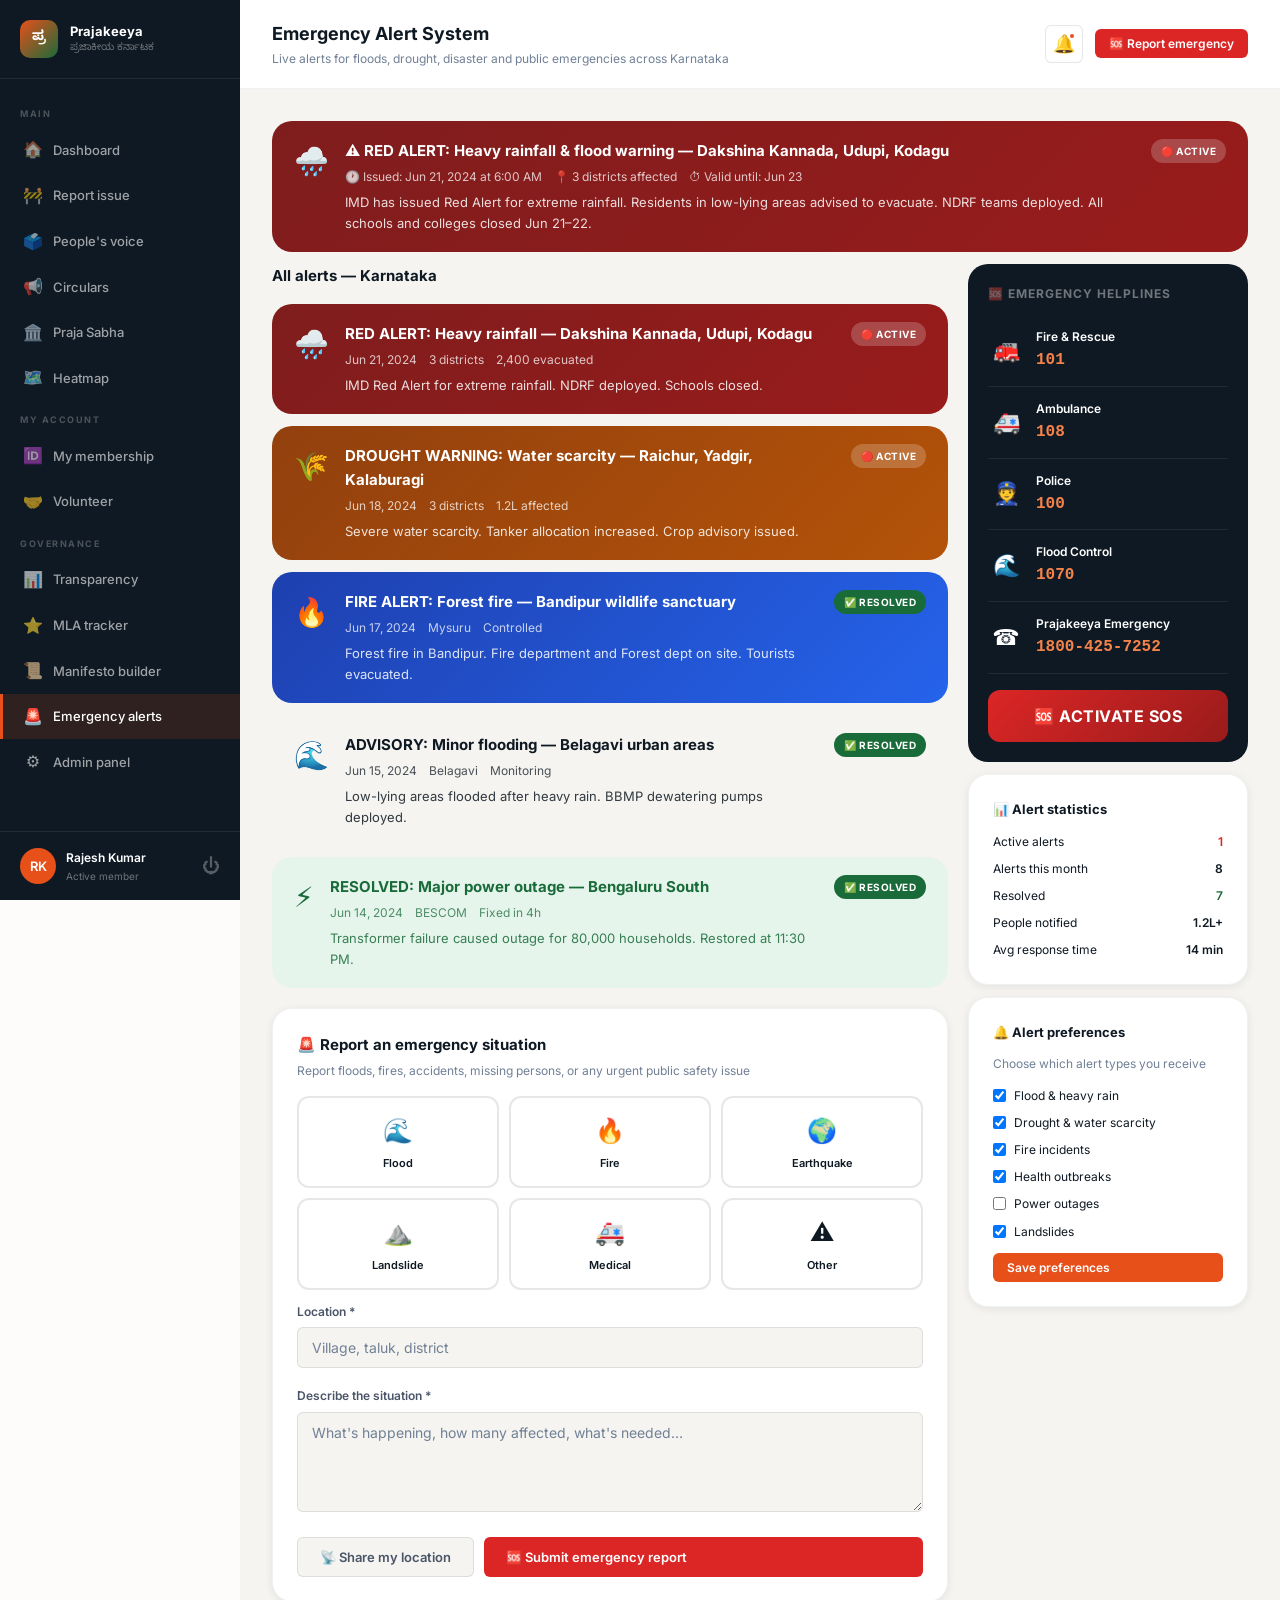
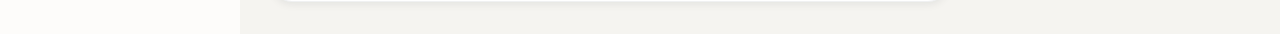
<file: emergency.html>
<!doctype html>
<html lang="en">
  <head>
    <meta charset="UTF-8" />
    <meta name="viewport" content="width=device-width,initial-scale=1" />
    <title>Emergency Alerts — Prajakeeya Karnataka</title>
    <link rel="stylesheet" href="styles.css" />
    <style>
      .alert-banner {
        border-radius: var(--r-lg);
        padding: 18px 22px;
        margin-bottom: 12px;
        display: flex;
        gap: 16px;
        align-items: flex-start;
        cursor: pointer;
        transition: all 0.2s;
      }

      .alert-banner:hover {
        transform: translateX(4px);
      }

      .alert-banner.critical {
        background: linear-gradient(135deg, #7f1d1d, #991b1b);
        color: #fff;
      }

      .alert-banner.high {
        background: linear-gradient(135deg, #92400e, #b45309);
        color: #fff;
      }

      .alert-banner.medium {
        background: linear-gradient(135deg, #1e40af, #2563eb);
        color: #fff;
      }

      .alert-banner.info {
        background: var(--mist);
        color: var(--text);
      }

      .alert-banner.resolved {
        background: var(--green-light);
        color: var(--green);
      }

      .ab-icon {
        font-size: 28px;
        flex-shrink: 0;
      }

      .ab-body {
        flex: 1;
      }

      .ab-title {
        font-size: 15px;
        font-weight: 700;
        margin-bottom: 4px;
      }

      .ab-meta {
        font-size: 12px;
        opacity: 0.75;
        margin-bottom: 6px;
        display: flex;
        gap: 12px;
        flex-wrap: wrap;
      }

      .ab-desc {
        font-size: 13px;
        opacity: 0.85;
        line-height: 1.6;
      }

      .ab-badge {
        flex-shrink: 0;
        padding: 4px 10px;
        border-radius: 20px;
        font-size: 10px;
        font-weight: 700;
        letter-spacing: 0.5px;
        text-transform: uppercase;
        background: rgba(255, 255, 255, 0.2);
        align-self: flex-start;
      }

      .ab-badge.resolved {
        background: var(--green);
        color: #fff;
      }

      .emergency-layout {
        display: grid;
        grid-template-columns: 1fr 280px;
        gap: 20px;
        align-items: start;
      }

      .alert-pulse {
        animation: apulse 2s ease-in-out infinite;
      }

      @keyframes apulse {
        0%,
        100% {
          box-shadow: 0 0 0 0 rgba(220, 38, 38, 0.4);
        }
        50% {
          box-shadow: 0 0 0 12px rgba(220, 38, 38, 0);
        }
      }

      .helpline-card {
        background: var(--midnight);
        border-radius: var(--r-lg);
        padding: 20px;
        color: #fff;
      }

      .helpline-item {
        display: flex;
        align-items: center;
        gap: 12px;
        padding: 12px 0;
        border-bottom: 1px solid rgba(255, 255, 255, 0.08);
      }

      .helpline-item:last-child {
        border-bottom: none;
      }

      .hl-icon {
        font-size: 22px;
        width: 36px;
        text-align: center;
      }

      .hl-name {
        font-size: 12px;
        font-weight: 600;
        margin-bottom: 2px;
      }

      .hl-num {
        font-size: 16px;
        font-weight: 700;
        color: var(--saffron-mid);
        font-family: monospace;
      }

      .sos-btn {
        width: 100%;
        padding: 16px;
        background: linear-gradient(135deg, #dc2626, #991b1b);
        color: #fff;
        border: none;
        border-radius: var(--r-md);
        font-size: 16px;
        font-weight: 700;
        cursor: pointer;
        font-family: "Inter", sans-serif;
        margin-top: 16px;
        letter-spacing: 0.5px;
        transition: all 0.2s;
      }

      .sos-btn:hover {
        transform: scale(1.02);
        box-shadow: 0 8px 24px rgba(220, 38, 38, 0.4);
      }

      .report-emergency-form {
        background: #fff;
        border: 1px solid var(--border2);
        border-radius: var(--r-lg);
        padding: 24px;
        box-shadow: var(--shadow-sm);
        margin-top: 20px;
      }

      .emergency-type-grid {
        display: grid;
        grid-template-columns: repeat(3, 1fr);
        gap: 10px;
        margin: 12px 0;
      }

      .et-btn {
        border: 2px solid var(--border);
        border-radius: var(--r-md);
        padding: 14px 8px;
        text-align: center;
        cursor: pointer;
        transition: all 0.15s;
        background: #fff;
      }

      .et-btn:hover,
      .et-btn.sel {
        border-color: var(--saffron);
        background: var(--saffron-light);
      }

      .et-emoji {
        font-size: 24px;
        margin-bottom: 4px;
      }

      .et-label {
        font-size: 11px;
        font-weight: 600;
      }

      .status-timeline {
        display: flex;
        flex-direction: column;
        gap: 0;
      }

      .st-item {
        display: flex;
        gap: 12px;
        align-items: flex-start;
        padding-bottom: 16px;
        position: relative;
      }

      .st-item:not(:last-child)::after {
        content: "";
        position: absolute;
        left: 12px;
        top: 26px;
        width: 2px;
        bottom: 0;
        background: var(--border2);
      }

      .st-dot {
        width: 24px;
        height: 24px;
        border-radius: 50%;
        flex-shrink: 0;
        display: flex;
        align-items: center;
        justify-content: center;
        font-size: 11px;
        font-weight: 700;
        z-index: 1;
      }

      .st-dot.active {
        background: var(--saffron);
        color: #fff;
      }

      .st-dot.done {
        background: var(--green);
        color: #fff;
      }

      .st-dot.pending {
        background: var(--mist);
        color: var(--text3);
        border: 2px solid var(--border);
      }

      .st-text h5 {
        font-size: 13px;
        font-weight: 600;
        margin-bottom: 2px;
      }

      .st-text p {
        font-size: 11px;
        color: var(--text3);
      }
    </style>
  </head>

  <body>
    <div class="page-wrap">
      <aside class="sidebar">
        <div class="sidebar-logo">
          <div class="logo-mark">ಪ್ರ</div>
          <div class="logo-text">
            <div class="en">Prajakeeya</div>
            <div class="kn">ಪ್ರಜಾಕೀಯ ಕರ್ನಾಟಕ</div>
          </div>
        </div>
        <nav class="sidebar-nav">
          <div class="nav-section-label">Main</div>
          <a class="nav-item" href="dashboard.html"
            ><span class="nav-icon">🏠</span> Dashboard</a
          >
          <a class="nav-item" href="report.html"
            ><span class="nav-icon">🚧</span> Report issue</a
          >
          <a class="nav-item" href="voice.html"
            ><span class="nav-icon">🗳️</span> People's voice</a
          >
          <a class="nav-item" href="circulars.html"
            ><span class="nav-icon">📢</span> Circulars</a
          >
          <a class="nav-item" href="praja-sabha.html"
            ><span class="nav-icon">🏛️</span> Praja Sabha</a
          >
          <a class="nav-item" href="heatmap.html"
            ><span class="nav-icon">🗺️</span> Heatmap</a
          >
          <div class="nav-section-label">My account</div>
          <a class="nav-item" href="membership.html"
            ><span class="nav-icon">🆔</span> My membership</a
          >
          <a class="nav-item" href="volunteer.html"
            ><span class="nav-icon">🤝</span> Volunteer</a
          >
          <div class="nav-section-label">Governance</div>
          <a class="nav-item" href="transparency.html"
            ><span class="nav-icon">📊</span> Transparency</a
          >
          <a class="nav-item" href="mla-tracker.html"
            ><span class="nav-icon">⭐</span> MLA tracker</a
          >
          <a class="nav-item" href="manifesto.html"
            ><span class="nav-icon">📜</span> Manifesto builder</a
          >
          <a class="nav-item active" href="emergency.html"
            ><span class="nav-icon">🚨</span> Emergency alerts</a
          >
          <a class="nav-item" href="admin.html"
            ><span class="nav-icon">⚙️</span> Admin panel</a
          >
        </nav>
        <div class="sidebar-footer">
          <div class="sidebar-user">
            <div class="user-avatar">RK</div>
            <div>
              <div class="user-name">Rajesh Kumar</div>
              <div class="user-role">Active member</div>
            </div>
            <button
              onclick="PK.logout()"
              style="
                margin-left: auto;
                background: none;
                border: none;
                color: rgba(255, 255, 255, 0.3);
                cursor: pointer;
                font-size: 18px;
              "
            >
              ⏻
            </button>
          </div>
        </div>
      </aside>
      <div class="main-content">
        <div class="page-header">
          <div>
            <div class="topbar-title">Emergency Alert System</div>
            <div class="topbar-sub">
              Live alerts for floods, drought, disaster and public emergencies
              across Karnataka
            </div>
          </div>
          <div class="topbar-actions">
            <div class="notif-btn">
              🔔
              <div class="notif-dot"></div>
            </div>
            <button
              class="btn btn-danger btn-sm alert-pulse"
              onclick="openModal('sos-modal')"
            >
              🆘 Report emergency
            </button>
          </div>
        </div>
        <div class="page-body">
          <!-- Active alert -->
          <div
            class="alert-banner critical alert-pulse mb-20"
            onclick="openModal('alert-detail-modal')"
          >
            <div class="ab-icon">🌧️</div>
            <div class="ab-body">
              <div class="ab-title">
                ⚠️ RED ALERT: Heavy rainfall & flood warning — Dakshina Kannada,
                Udupi, Kodagu
              </div>
              <div class="ab-meta">
                <span>🕐 Issued: Jun 21, 2024 at 6:00 AM</span>
                <span>📍 3 districts affected</span>
                <span>⏱ Valid until: Jun 23</span>
              </div>
              <div class="ab-desc">
                IMD has issued Red Alert for extreme rainfall. Residents in
                low-lying areas advised to evacuate. NDRF teams deployed. All
                schools and colleges closed Jun 21–22.
              </div>
            </div>
            <div class="ab-badge">🔴 ACTIVE</div>
          </div>

          <div class="emergency-layout">
            <div>
              <div
                style="font-size: 15px; font-weight: 700; margin-bottom: 16px"
              >
                All alerts — Karnataka
              </div>

              <div id="alerts-list"></div>

              <!-- Report emergency form -->
              <div class="report-emergency-form">
                <div
                  style="font-size: 15px; font-weight: 700; margin-bottom: 4px"
                >
                  🚨 Report an emergency situation
                </div>
                <div
                  style="
                    font-size: 12px;
                    color: var(--text3);
                    margin-bottom: 16px;
                  "
                >
                  Report floods, fires, accidents, missing persons, or any
                  urgent public safety issue
                </div>
                <div class="emergency-type-grid" id="etype-grid">
                  <div class="et-btn" onclick="selectType(this, 'Flood')">
                    <div class="et-emoji">🌊</div>
                    <div class="et-label">Flood</div>
                  </div>
                  <div class="et-btn" onclick="selectType(this, 'Fire')">
                    <div class="et-emoji">🔥</div>
                    <div class="et-label">Fire</div>
                  </div>
                  <div class="et-btn" onclick="selectType(this, 'Earthquake')">
                    <div class="et-emoji">🌍</div>
                    <div class="et-label">Earthquake</div>
                  </div>
                  <div class="et-btn" onclick="selectType(this, 'Landslide')">
                    <div class="et-emoji">⛰️</div>
                    <div class="et-label">Landslide</div>
                  </div>
                  <div class="et-btn" onclick="selectType(this, 'Medical')">
                    <div class="et-emoji">🚑</div>
                    <div class="et-label">Medical</div>
                  </div>
                  <div class="et-btn" onclick="selectType(this, 'Other')">
                    <div class="et-emoji">⚠️</div>
                    <div class="et-label">Other</div>
                  </div>
                </div>
                <div class="form-group">
                  <label class="form-label">Location *</label
                  ><input
                    type="text"
                    class="form-control"
                    id="em-location"
                    placeholder="Village, taluk, district"
                  />
                </div>
                <div class="form-group">
                  <label class="form-label">Describe the situation *</label
                  ><textarea
                    class="form-control"
                    rows="3"
                    id="em-desc"
                    placeholder="What's happening, how many affected, what's needed…"
                  ></textarea>
                </div>
                <div style="display: flex; gap: 10px">
                  <button class="btn btn-ghost" onclick="detectGPSEmergency()">
                    📡 Share my location
                  </button>
                  <button
                    class="btn btn-danger"
                    style="flex: 1"
                    onclick="reportEmergency()"
                  >
                    🆘 Submit emergency report
                  </button>
                </div>
              </div>
            </div>

            <!-- Sidebar -->
            <div>
              <div class="helpline-card mb-12">
                <div
                  style="
                    font-size: 12px;
                    font-weight: 700;
                    letter-spacing: 1px;
                    text-transform: uppercase;
                    color: rgba(255, 255, 255, 0.4);
                    margin-bottom: 12px;
                  "
                >
                  🆘 Emergency helplines
                </div>
                <div class="helpline-item">
                  <div class="hl-icon">🚒</div>
                  <div>
                    <div class="hl-name">Fire & Rescue</div>
                    <div class="hl-num">101</div>
                  </div>
                </div>
                <div class="helpline-item">
                  <div class="hl-icon">🚑</div>
                  <div>
                    <div class="hl-name">Ambulance</div>
                    <div class="hl-num">108</div>
                  </div>
                </div>
                <div class="helpline-item">
                  <div class="hl-icon">👮</div>
                  <div>
                    <div class="hl-name">Police</div>
                    <div class="hl-num">100</div>
                  </div>
                </div>
                <div class="helpline-item">
                  <div class="hl-icon">🌊</div>
                  <div>
                    <div class="hl-name">Flood Control</div>
                    <div class="hl-num">1070</div>
                  </div>
                </div>
                <div class="helpline-item">
                  <div class="hl-icon">☎️</div>
                  <div>
                    <div class="hl-name">Prajakeeya Emergency</div>
                    <div class="hl-num">1800-425-7252</div>
                  </div>
                </div>
                <button class="sos-btn" onclick="activateSOS()">
                  🆘 ACTIVATE SOS
                </button>
              </div>

              <div class="card mb-12">
                <div
                  style="font-size: 13px; font-weight: 700; margin-bottom: 12px"
                >
                  📊 Alert statistics
                </div>
                <div style="display: flex; flex-direction: column; gap: 8px">
                  <div
                    style="
                      display: flex;
                      justify-content: space-between;
                      font-size: 12px;
                    "
                  >
                    <span>Active alerts</span
                    ><span class="font-600 text-danger" style="color: #dc2626"
                      >1</span
                    >
                  </div>
                  <div
                    style="
                      display: flex;
                      justify-content: space-between;
                      font-size: 12px;
                    "
                  >
                    <span>Alerts this month</span
                    ><span class="font-600">8</span>
                  </div>
                  <div
                    style="
                      display: flex;
                      justify-content: space-between;
                      font-size: 12px;
                    "
                  >
                    <span>Resolved</span
                    ><span class="font-600" style="color: var(--green)">7</span>
                  </div>
                  <div
                    style="
                      display: flex;
                      justify-content: space-between;
                      font-size: 12px;
                    "
                  >
                    <span>People notified</span
                    ><span class="font-600">1.2L+</span>
                  </div>
                  <div
                    style="
                      display: flex;
                      justify-content: space-between;
                      font-size: 12px;
                    "
                  >
                    <span>Avg response time</span
                    ><span class="font-600">14 min</span>
                  </div>
                </div>
              </div>

              <div class="card">
                <div
                  style="font-size: 13px; font-weight: 700; margin-bottom: 12px"
                >
                  🔔 Alert preferences
                </div>
                <p
                  style="
                    font-size: 12px;
                    color: var(--text3);
                    margin-bottom: 12px;
                  "
                >
                  Choose which alert types you receive
                </p>
                <div style="display: flex; flex-direction: column; gap: 8px">
                  <label
                    style="
                      display: flex;
                      gap: 8px;
                      align-items: center;
                      font-size: 12px;
                      cursor: pointer;
                    "
                    ><input type="checkbox" checked /> Flood & heavy rain</label
                  >
                  <label
                    style="
                      display: flex;
                      gap: 8px;
                      align-items: center;
                      font-size: 12px;
                      cursor: pointer;
                    "
                    ><input type="checkbox" checked /> Drought & water
                    scarcity</label
                  >
                  <label
                    style="
                      display: flex;
                      gap: 8px;
                      align-items: center;
                      font-size: 12px;
                      cursor: pointer;
                    "
                    ><input type="checkbox" checked /> Fire incidents</label
                  >
                  <label
                    style="
                      display: flex;
                      gap: 8px;
                      align-items: center;
                      font-size: 12px;
                      cursor: pointer;
                    "
                    ><input type="checkbox" checked /> Health outbreaks</label
                  >
                  <label
                    style="
                      display: flex;
                      gap: 8px;
                      align-items: center;
                      font-size: 12px;
                      cursor: pointer;
                    "
                    ><input type="checkbox" /> Power outages</label
                  >
                  <label
                    style="
                      display: flex;
                      gap: 8px;
                      align-items: center;
                      font-size: 12px;
                      cursor: pointer;
                    "
                    ><input type="checkbox" checked /> Landslides</label
                  >
                </div>
                <button
                  class="btn btn-primary btn-sm w-full mt-12"
                  onclick="toast('Alert preferences saved!', 'success')"
                >
                  Save preferences
                </button>
              </div>
            </div>
          </div>
        </div>
      </div>
    </div>

    <!-- Alert detail modal -->
    <div class="modal-overlay" id="alert-detail-modal">
      <div class="modal" style="max-width: 640px">
        <div class="modal-header">
          <div class="modal-title">
            🌧️ RED ALERT — Heavy rainfall, Dakshina Kannada
          </div>
          <button
            class="modal-close"
            onclick="closeModal('alert-detail-modal')"
          >
            ✕
          </button>
        </div>
        <div class="modal-body">
          <div
            style="
              background: #7f1d1d;
              color: #fff;
              border-radius: var(--r-md);
              padding: 16px;
              margin-bottom: 16px;
            "
          >
            <div style="font-size: 13px; font-weight: 700; margin-bottom: 4px">
              🔴 RED ALERT — EXTREME RAINFALL
            </div>
            <div style="font-size: 12px; opacity: 0.8">
              Issued by: Karnataka Disaster Management Authority + IMD Bengaluru
              · Jun 21, 2024
            </div>
          </div>
          <p
            style="
              font-size: 14px;
              line-height: 1.75;
              color: var(--text2);
              margin-bottom: 16px;
            "
          >
            The India Meteorological Department has issued a Red Alert for
            extremely heavy rainfall in Dakshina Kannada, Udupi, and Kodagu
            districts from June 21–23. Isolated rainfall of 20+ cm expected in
            24 hours.
          </p>
          <div class="alert alert-danger mb-12">
            <span>⚠️</span>
            <div>
              <strong>Immediate actions required:</strong>
              <ul style="padding-left: 16px; margin-top: 4px">
                <li>
                  Residents in low-lying areas must evacuate to designated
                  relief camps
                </li>
                <li>Avoid river banks, coastal areas and hilly slopes</li>
                <li>
                  All schools, colleges and non-essential offices closed June
                  21–22
                </li>
                <li>Motorists advised against travel on ghat roads</li>
              </ul>
            </div>
          </div>
          <div style="font-size: 13px; font-weight: 700; margin-bottom: 12px">
            Response status
          </div>
          <div class="status-timeline">
            <div class="st-item">
              <div class="st-dot done">✓</div>
              <div class="st-text">
                <h5>Alert issued</h5>
                <p>Jun 21 at 6:00 AM — IMD + KSNDMC</p>
              </div>
            </div>
            <div class="st-item">
              <div class="st-dot done">✓</div>
              <div class="st-text">
                <h5>NDRF teams deployed</h5>
                <p>Jun 21 at 8:30 AM — 4 teams in position</p>
              </div>
            </div>
            <div class="st-item">
              <div class="st-dot active">►</div>
              <div class="st-text">
                <h5>Evacuation in progress</h5>
                <p>Jun 21 — 2,400 residents moved to 18 relief camps</p>
              </div>
            </div>
            <div class="st-item">
              <div class="st-dot pending">4</div>
              <div class="st-text">
                <h5>All-clear signal</h5>
                <p>Expected Jun 23 — subject to rainfall data</p>
              </div>
            </div>
          </div>
        </div>
        <div class="modal-footer">
          <button
            class="btn btn-ghost"
            onclick="closeModal('alert-detail-modal')"
          >
            Close
          </button>
          <button
            class="btn btn-danger"
            onclick="toast('Sharing alert via WhatsApp…', 'info')"
          >
            📤 Share alert
          </button>
        </div>
      </div>
    </div>

    <!-- SOS modal -->
    <div class="modal-overlay" id="sos-modal">
      <div class="modal" style="max-width: 400px">
        <div class="modal-header">
          <div class="modal-title" style="color: #dc2626">
            🆘 SOS Activation
          </div>
          <button class="modal-close" onclick="closeModal('sos-modal')">
            ✕
          </button>
        </div>
        <div class="modal-body">
          <div class="alert alert-danger">
            <span>⚠️</span
            ><span
              >This will immediately alert your district coordinator and share
              your GPS location with emergency services. Use only for genuine
              emergencies.</span
            >
          </div>
          <div style="text-align: center; padding: 20px">
            <div style="font-size: 64px; margin-bottom: 12px">🆘</div>
            <div style="font-size: 16px; font-weight: 700; margin-bottom: 6px">
              Confirm SOS activation
            </div>
            <div style="font-size: 13px; color: var(--text3)">
              Your location will be shared with Prajakeeya emergency
              coordinators and district authorities.
            </div>
          </div>
        </div>
        <div class="modal-footer">
          <button class="btn btn-ghost" onclick="closeModal('sos-modal')">
            Cancel
          </button>
          <button class="btn btn-danger" onclick="activateConfirmedSOS()">
            🆘 Confirm SOS
          </button>
        </div>
      </div>
    </div>

    <script src="app.js"></script>
    <script>
      const alerts = [
        {
          type: "critical",
          icon: "🌧️",
          title: "RED ALERT: Heavy rainfall — Dakshina Kannada, Udupi, Kodagu",
          meta: ["Jun 21, 2024", "3 districts", "2,400 evacuated"],
          desc: "IMD Red Alert for extreme rainfall. NDRF deployed. Schools closed.",
          status: "active",
        },
        {
          type: "high",
          icon: "🌾",
          title:
            "DROUGHT WARNING: Water scarcity — Raichur, Yadgir, Kalaburagi",
          meta: ["Jun 18, 2024", "3 districts", "1.2L affected"],
          desc: "Severe water scarcity. Tanker allocation increased. Crop advisory issued.",
          status: "active",
        },
        {
          type: "medium",
          icon: "🔥",
          title: "FIRE ALERT: Forest fire — Bandipur wildlife sanctuary",
          meta: ["Jun 17, 2024", "Mysuru", "Controlled"],
          desc: "Forest fire in Bandipur. Fire department and Forest dept on site. Tourists evacuated.",
          status: "resolved",
        },
        {
          type: "info",
          icon: "🌊",
          title: "ADVISORY: Minor flooding — Belagavi urban areas",
          meta: ["Jun 15, 2024", "Belagavi", "Monitoring"],
          desc: "Low-lying areas flooded after heavy rain. BBMP dewatering pumps deployed.",
          status: "resolved",
        },
        {
          type: "resolved",
          icon: "⚡",
          title: "RESOLVED: Major power outage — Bengaluru South",
          meta: ["Jun 14, 2024", "BESCOM", "Fixed in 4h"],
          desc: "Transformer failure caused outage for 80,000 households. Restored at 11:30 PM.",
          status: "resolved",
        },
      ];

      let selectedEmergencyType = "";

      document.getElementById("alerts-list").innerHTML = alerts
        .map(
          (a) => `
  <div class="alert-banner ${a.type}" onclick="${a.type === "critical" ? "openModal('alert-detail-modal')" : "toast('Opening alert details…','info')"}">
    <div class="ab-icon">${a.icon}</div>
    <div class="ab-body">
      <div class="ab-title">${a.title}</div>
      <div class="ab-meta">${a.meta.map((m) => `<span>${m}</span>`).join("")}</div>
      <div class="ab-desc">${a.desc}</div>
    </div>
    <div class="ab-badge ${a.status === "resolved" ? "resolved" : ""}">${a.status === "active" ? "🔴 ACTIVE" : "✅ RESOLVED"}</div>
  </div>`,
        )
        .join("");

      function selectType(el, type) {
        document
          .querySelectorAll(".et-btn")
          .forEach((b) => b.classList.remove("sel"));
        el.classList.add("sel");
        selectedEmergencyType = type;
      }

      async function detectGPSEmergency() {
        const loc = await getLocation();
        document.getElementById("em-location").value =
          `${loc.lat.toFixed(4)}°N, ${loc.lng.toFixed(4)}°E`;
        toast("Location detected!", "success");
      }

      function reportEmergency() {
        if (!selectedEmergencyType) {
          toast("Please select emergency type", "error");
          return;
        }
        if (!document.getElementById("em-desc").value.trim()) {
          toast("Please describe the situation", "error");
          return;
        }
        toast(
          "🆘 Emergency reported! Coordinators and authorities have been notified. Help is on the way.",
          "success",
        );
      }

      function activateSOS() {
        openModal("sos-modal");
      }
      function activateConfirmedSOS() {
        closeModal("sos-modal");
        toast(
          "🆘 SOS activated! Your location has been shared with emergency coordinators. Stay safe.",
          "success",
        );
      }
    </script>
  </body>
</html>
</file>
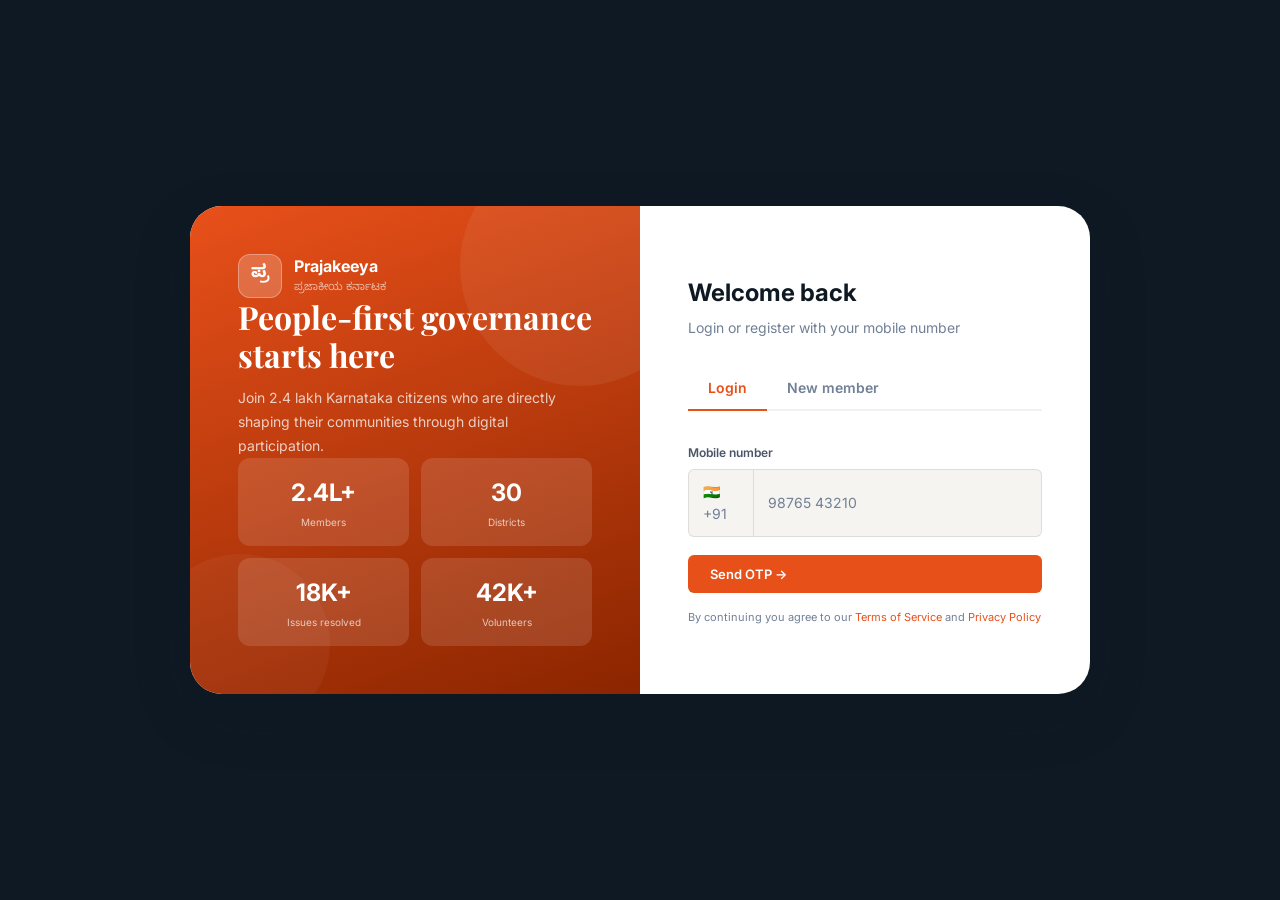
<file: login.html>
<!DOCTYPE html>
<html lang="en">
<head>
<meta charset="UTF-8"><meta name="viewport" content="width=device-width,initial-scale=1">
<title>Login — Prajakeeya Karnataka</title>
<link rel="stylesheet" href="styles.css">
<style>
body{background:var(--midnight);display:flex;align-items:center;justify-content:center;min-height:100vh;padding:20px}
.login-wrap{display:grid;grid-template-columns:1fr 1fr;max-width:900px;width:100%;background:#fff;border-radius:var(--r-xl);overflow:hidden;box-shadow:var(--shadow-lg)}
.login-left{background:linear-gradient(160deg,var(--saffron) 0%,#8B2500 100%);padding:48px;color:#fff;display:flex;flex-direction:column;justify-content:space-between;position:relative;overflow:hidden}
.login-left::before{content:'';position:absolute;top:-60px;right:-60px;width:240px;height:240px;border-radius:50%;background:rgba(255,255,255,.06)}
.login-left::after{content:'';position:absolute;bottom:-40px;left:-40px;width:180px;height:180px;border-radius:50%;background:rgba(255,255,255,.04)}
.ll-brand{display:flex;align-items:center;gap:12px;z-index:1;position:relative}
.ll-mark{width:44px;height:44px;border-radius:12px;background:rgba(255,255,255,.2);border:1px solid rgba(255,255,255,.3);display:flex;align-items:center;justify-content:center;font-size:18px;font-weight:700;font-family:'Noto Sans Kannada',sans-serif}
.ll-name{font-size:16px;font-weight:700}
.ll-kn{font-size:11px;opacity:.6;font-family:'Noto Sans Kannada',sans-serif}
.ll-hero{z-index:1;position:relative}
.ll-hero h2{font-family:'Playfair Display',serif;font-size:32px;font-weight:700;line-height:1.2;margin-bottom:12px}
.ll-hero p{font-size:14px;opacity:.75;line-height:1.7}
.ll-stats{display:grid;grid-template-columns:1fr 1fr;gap:12px;z-index:1;position:relative}
.ll-stat{background:rgba(255,255,255,.12);border-radius:var(--r-md);padding:16px;text-align:center}
.ll-stat-num{font-size:24px;font-weight:700}
.ll-stat-label{font-size:10px;opacity:.7;margin-top:2px}
.login-right{padding:48px;display:flex;flex-direction:column;justify-content:center}
.login-tabs{display:flex;gap:0;border-bottom:2px solid var(--border2);margin-bottom:32px}
.login-tab{padding:10px 20px;font-size:14px;font-weight:600;color:var(--text3);cursor:pointer;border-bottom:2px solid transparent;margin-bottom:-2px;transition:all .15s}
.login-tab.active{color:var(--saffron);border-bottom-color:var(--saffron)}
.tab-panel{display:none}.tab-panel.active{display:block}
.otp-inputs{display:flex;gap:10px;margin:16px 0}
.otp-box{width:48px;height:52px;border:2px solid var(--border);border-radius:var(--r-sm);font-size:20px;font-weight:700;text-align:center;outline:none;transition:border-color .15s;font-family:'Inter',sans-serif}
.otp-box:focus{border-color:var(--saffron);background:var(--saffron-light)}
.phone-row{display:flex;gap:0}
.phone-cc{background:var(--mist);border:1.5px solid var(--border);border-right:none;border-radius:var(--r-sm) 0 0 var(--r-sm);padding:11px 14px;font-size:14px;color:var(--text3);font-family:'Inter',sans-serif}
.phone-row .form-control{border-radius:0 var(--r-sm) var(--r-sm) 0}
.step{display:none}.step.active{display:block}
.step-indicator{display:flex;align-items:center;gap:0;margin-bottom:28px}
.step-dot{width:28px;height:28px;border-radius:50%;background:var(--mist);color:var(--text3);font-size:11px;font-weight:700;display:flex;align-items:center;justify-content:center;transition:all .3s}
.step-dot.done{background:var(--green);color:#fff}
.step-dot.active{background:var(--saffron);color:#fff}
.step-line{height:2px;flex:1;background:var(--border2);transition:background .3s}
.step-line.done{background:var(--green)}
.resend-timer{font-size:12px;color:var(--text3);margin-top:8px}
.terms{font-size:11px;color:var(--text3);margin-top:16px;line-height:1.5}
.terms a{color:var(--saffron)}
@media(max-width:700px){.login-wrap{grid-template-columns:1fr}.login-left{display:none}}
</style>
</head>
<body>
<div class="login-wrap">
  <!-- Left panel -->
  <div class="login-left">
    <div class="ll-brand">
      <div class="ll-mark">ಪ್ರ</div>
      <div><div class="ll-name">Prajakeeya</div><div class="ll-kn">ಪ್ರಜಾಕೀಯ ಕರ್ನಾಟಕ</div></div>
    </div>
    <div class="ll-hero">
      <h2>People-first governance starts here</h2>
      <p>Join 2.4 lakh Karnataka citizens who are directly shaping their communities through digital participation.</p>
    </div>
    <div class="ll-stats">
      <div class="ll-stat"><div class="ll-stat-num">2.4L+</div><div class="ll-stat-label">Members</div></div>
      <div class="ll-stat"><div class="ll-stat-num">30</div><div class="ll-stat-label">Districts</div></div>
      <div class="ll-stat"><div class="ll-stat-num">18K+</div><div class="ll-stat-label">Issues resolved</div></div>
      <div class="ll-stat"><div class="ll-stat-num">42K+</div><div class="ll-stat-label">Volunteers</div></div>
    </div>
  </div>
  <!-- Right panel -->
  <div class="login-right">
    <h2 style="font-size:24px;font-weight:700;margin-bottom:4px">Welcome back</h2>
    <p style="color:var(--text3);font-size:14px;margin-bottom:28px">Login or register with your mobile number</p>
    <div class="login-tabs">
      <div class="login-tab active" onclick="switchTab('login')">Login</div>
      <div class="login-tab" onclick="switchTab('register')">New member</div>
    </div>

    <!-- LOGIN PANEL -->
    <div class="tab-panel active" id="panel-login">
      <div id="step-phone-login" class="step active">
        <div class="form-group">
          <label class="form-label">Mobile number</label>
          <div class="phone-row">
            <div class="phone-cc">🇮🇳 +91</div>
            <input type="tel" class="form-control" id="login-phone" placeholder="98765 43210" maxlength="10" inputmode="numeric">
          </div>
        </div>
        <button class="btn btn-primary w-full" onclick="sendLoginOTP()" id="send-otp-btn">Send OTP →</button>
        <p class="terms">By continuing you agree to our <a href="#">Terms of Service</a> and <a href="#">Privacy Policy</a></p>
      </div>
      <div id="step-otp-login" class="step">
        <p style="font-size:13px;color:var(--text2);margin-bottom:16px">OTP sent to <strong id="login-phone-display"></strong></p>
        <div class="otp-inputs" id="otp-inputs-login">
          <input class="otp-box" maxlength="1" inputmode="numeric" oninput="moveOTP(this,1,'login')">
          <input class="otp-box" maxlength="1" inputmode="numeric" oninput="moveOTP(this,2,'login')">
          <input class="otp-box" maxlength="1" inputmode="numeric" oninput="moveOTP(this,3,'login')">
          <input class="otp-box" maxlength="1" inputmode="numeric" oninput="moveOTP(this,4,'login')">
          <input class="otp-box" maxlength="1" inputmode="numeric" oninput="moveOTP(this,5,'login')">
          <input class="otp-box" maxlength="1" inputmode="numeric" oninput="moveOTP(this,6,'login')">
        </div>
        <button class="btn btn-primary w-full" onclick="verifyLoginOTP()">Verify & Login</button>
        <div class="resend-timer" id="resend-timer-login">Resend OTP in <span id="timer-login">30</span>s</div>
        <div style="display:none" id="resend-btn-login"><a href="#" onclick="sendLoginOTP();return false" style="font-size:12px;color:var(--saffron);font-weight:600">Resend OTP</a></div>
        <button class="btn btn-ghost w-full mt-12" onclick="backToPhone('login')">← Change number</button>
      </div>
    </div>

    <!-- REGISTER PANEL -->
    <div class="tab-panel" id="panel-register">
      <div class="step-indicator mb-20">
        <div class="step-dot active" id="rdot1">1</div>
        <div class="step-line" id="rline1"></div>
        <div class="step-dot" id="rdot2">2</div>
        <div class="step-line" id="rline2"></div>
        <div class="step-dot" id="rdot3">3</div>
      </div>

      <div id="reg-step1" class="step active">
        <div class="form-group">
          <label class="form-label">Mobile number</label>
          <div class="phone-row">
            <div class="phone-cc">🇮🇳 +91</div>
            <input type="tel" class="form-control" id="reg-phone" placeholder="98765 43210" maxlength="10" inputmode="numeric">
          </div>
        </div>
        <button class="btn btn-primary w-full" onclick="sendRegOTP()">Get OTP →</button>
      </div>

      <div id="reg-step2" class="step">
        <p style="font-size:13px;color:var(--text2);margin-bottom:16px">OTP sent to +91 <strong id="reg-phone-display"></strong></p>
        <div class="otp-inputs" id="otp-inputs-reg">
          <input class="otp-box" maxlength="1" inputmode="numeric" oninput="moveOTP(this,1,'reg')">
          <input class="otp-box" maxlength="1" inputmode="numeric" oninput="moveOTP(this,2,'reg')">
          <input class="otp-box" maxlength="1" inputmode="numeric" oninput="moveOTP(this,3,'reg')">
          <input class="otp-box" maxlength="1" inputmode="numeric" oninput="moveOTP(this,4,'reg')">
          <input class="otp-box" maxlength="1" inputmode="numeric" oninput="moveOTP(this,5,'reg')">
          <input class="otp-box" maxlength="1" inputmode="numeric" oninput="moveOTP(this,6,'reg')">
        </div>
        <button class="btn btn-primary w-full" onclick="verifyRegOTP()">Verify OTP</button>
        <button class="btn btn-ghost w-full mt-12" onclick="goRegStep(1)">← Back</button>
      </div>

      <div id="reg-step3" class="step">
        <div class="form-row">
          <div class="form-group">
            <label class="form-label">First name *</label>
            <input type="text" class="form-control" id="reg-fname" placeholder="Rajesh">
          </div>
          <div class="form-group">
            <label class="form-label">Last name *</label>
            <input type="text" class="form-control" id="reg-lname" placeholder="Kumar">
          </div>
        </div>
        <div class="form-group">
          <label class="form-label">District *</label>
          <select class="form-control form-select district-select" id="reg-district"></select>
        </div>
        <div class="form-row">
          <div class="form-group">
            <label class="form-label">Date of birth</label>
            <input type="date" class="form-control" id="reg-dob">
          </div>
          <div class="form-group">
            <label class="form-label">Gender</label>
            <select class="form-control form-select" id="reg-gender">
              <option value="">Select</option>
              <option>Male</option><option>Female</option><option>Other</option>
            </select>
          </div>
        </div>
        <div class="form-group">
          <label class="form-label">Voter ID / Aadhaar (optional)</label>
          <input type="text" class="form-control" id="reg-vid" placeholder="For faster verification">
        </div>
        <button class="btn btn-primary w-full" onclick="completeRegistration()">Complete registration →</button>
        <p class="terms">Your data is encrypted and never sold. <a href="#">Privacy policy</a></p>
      </div>
    </div>
  </div>
</div>

<script src="app.js"></script>
<script>
function switchTab(tab) {
  document.querySelectorAll('.login-tab').forEach((t,i)=>t.classList.toggle('active',['login','register'][i]===tab));
  document.querySelectorAll('.tab-panel').forEach((p,i)=>p.classList.toggle('active',['panel-login','panel-register'][i]==='panel-'+tab));
}

function moveOTP(el, pos, prefix) {
  if (el.value && el.nextElementSibling) el.nextElementSibling.focus();
  if (pos === 6) checkOTPComplete(prefix);
}

function checkOTPComplete(prefix) {
  const inputs = document.querySelectorAll(`#otp-inputs-${prefix} .otp-box`);
  const otp = [...inputs].map(i=>i.value).join('');
  if (otp.length === 6) {
    inputs.forEach(i=>i.style.borderColor='var(--green)');
  }
}

let loginTimer;
function startTimer(prefix) {
  let t = 30;
  const timerEl = document.getElementById(`timer-${prefix}`);
  const resendDiv = document.getElementById(`resend-btn-${prefix}`);
  const timerDiv = document.getElementById(`resend-timer-${prefix}`);
  clearInterval(loginTimer);
  loginTimer = setInterval(() => {
    t--;
    if (timerEl) timerEl.textContent = t;
    if (t <= 0) {
      clearInterval(loginTimer);
      if (timerDiv) timerDiv.style.display = 'none';
      if (resendDiv) resendDiv.style.display = 'block';
    }
  }, 1000);
}

async function sendLoginOTP() {
  const phone = document.getElementById('login-phone').value;
  if (phone.length < 10) { toast('Enter a valid 10-digit mobile number','error'); return; }
  const btn = document.getElementById('send-otp-btn');
  btn.textContent = 'Sending…'; btn.disabled = true;
  await sendOTP(phone);
  btn.textContent = 'Send OTP →'; btn.disabled = false;
  document.getElementById('login-phone-display').textContent = '+91 '+phone;
  document.getElementById('step-phone-login').classList.remove('active');
  document.getElementById('step-otp-login').classList.add('active');
  startTimer('login');
  toast('OTP sent! Use 1 2 3 4 5 6 for demo','info');
}

function backToPhone(prefix) {
  document.getElementById(`step-phone-${prefix}`).classList.add('active');
  document.getElementById(`step-otp-${prefix}`).classList.remove('active');
}

function getOTP(prefix) {
  return [...document.querySelectorAll(`#otp-inputs-${prefix} .otp-box`)].map(i=>i.value).join('');
}

function verifyLoginOTP() {
  const otp = getOTP('login');
  if (!verifyOTP(otp)) { toast('Invalid OTP. Use 123456 for demo','error'); return; }
  PK.login({ name:'Rajesh Kumar', phone:'9876543210', district:'Bengaluru Urban', memberId:'PK-KA-2024-00247831', role:'citizen', avatar:'RK' });
  toast('Login successful! Redirecting…','success');
  setTimeout(() => window.location.href = 'dashboard.html', 1200);
}

async function sendRegOTP() {
  const phone = document.getElementById('reg-phone').value;
  if (phone.length < 10) { toast('Enter a valid 10-digit mobile number','error'); return; }
  await sendOTP(phone);
  document.getElementById('reg-phone-display').textContent = phone;
  goRegStep(2);
  startTimer('reg');
  toast('OTP sent! Use 1 2 3 4 5 6 for demo','info');
}

function verifyRegOTP() {
  const otp = getOTP('reg');
  if (!verifyOTP(otp)) { toast('Invalid OTP. Use 123456 for demo','error'); return; }
  goRegStep(3);
}

function goRegStep(n) {
  [1,2,3].forEach(i => {
    document.getElementById(`reg-step${i}`).classList.toggle('active', i===n);
    const dot = document.getElementById(`rdot${i}`);
    dot.classList.toggle('active', i===n);
    dot.classList.toggle('done', i<n);
    if (i<3) document.getElementById(`rline${i}`).classList.toggle('done', i<n);
  });
}

function completeRegistration() {
  const fname = document.getElementById('reg-fname').value;
  const lname = document.getElementById('reg-lname').value;
  const district = document.getElementById('reg-district').value;
  if (!fname || !lname || !district) { toast('Please fill all required fields','error'); return; }
  const initials = (fname[0]+(lname[0]||'')).toUpperCase();
  const memberId = 'PK-KA-2024-' + String(Math.floor(Math.random()*900000+100000));
  PK.login({ name:`${fname} ${lname}`, phone:'new', district, memberId, role:'citizen', avatar:initials, isNew:true });
  toast('Welcome to Prajakeeya Karnataka! 🎉','success');
  setTimeout(() => window.location.href = 'membership.html', 1400);
}

document.addEventListener('DOMContentLoaded', populateDistrictSelects);
</script>
</body>
</html>
</file>
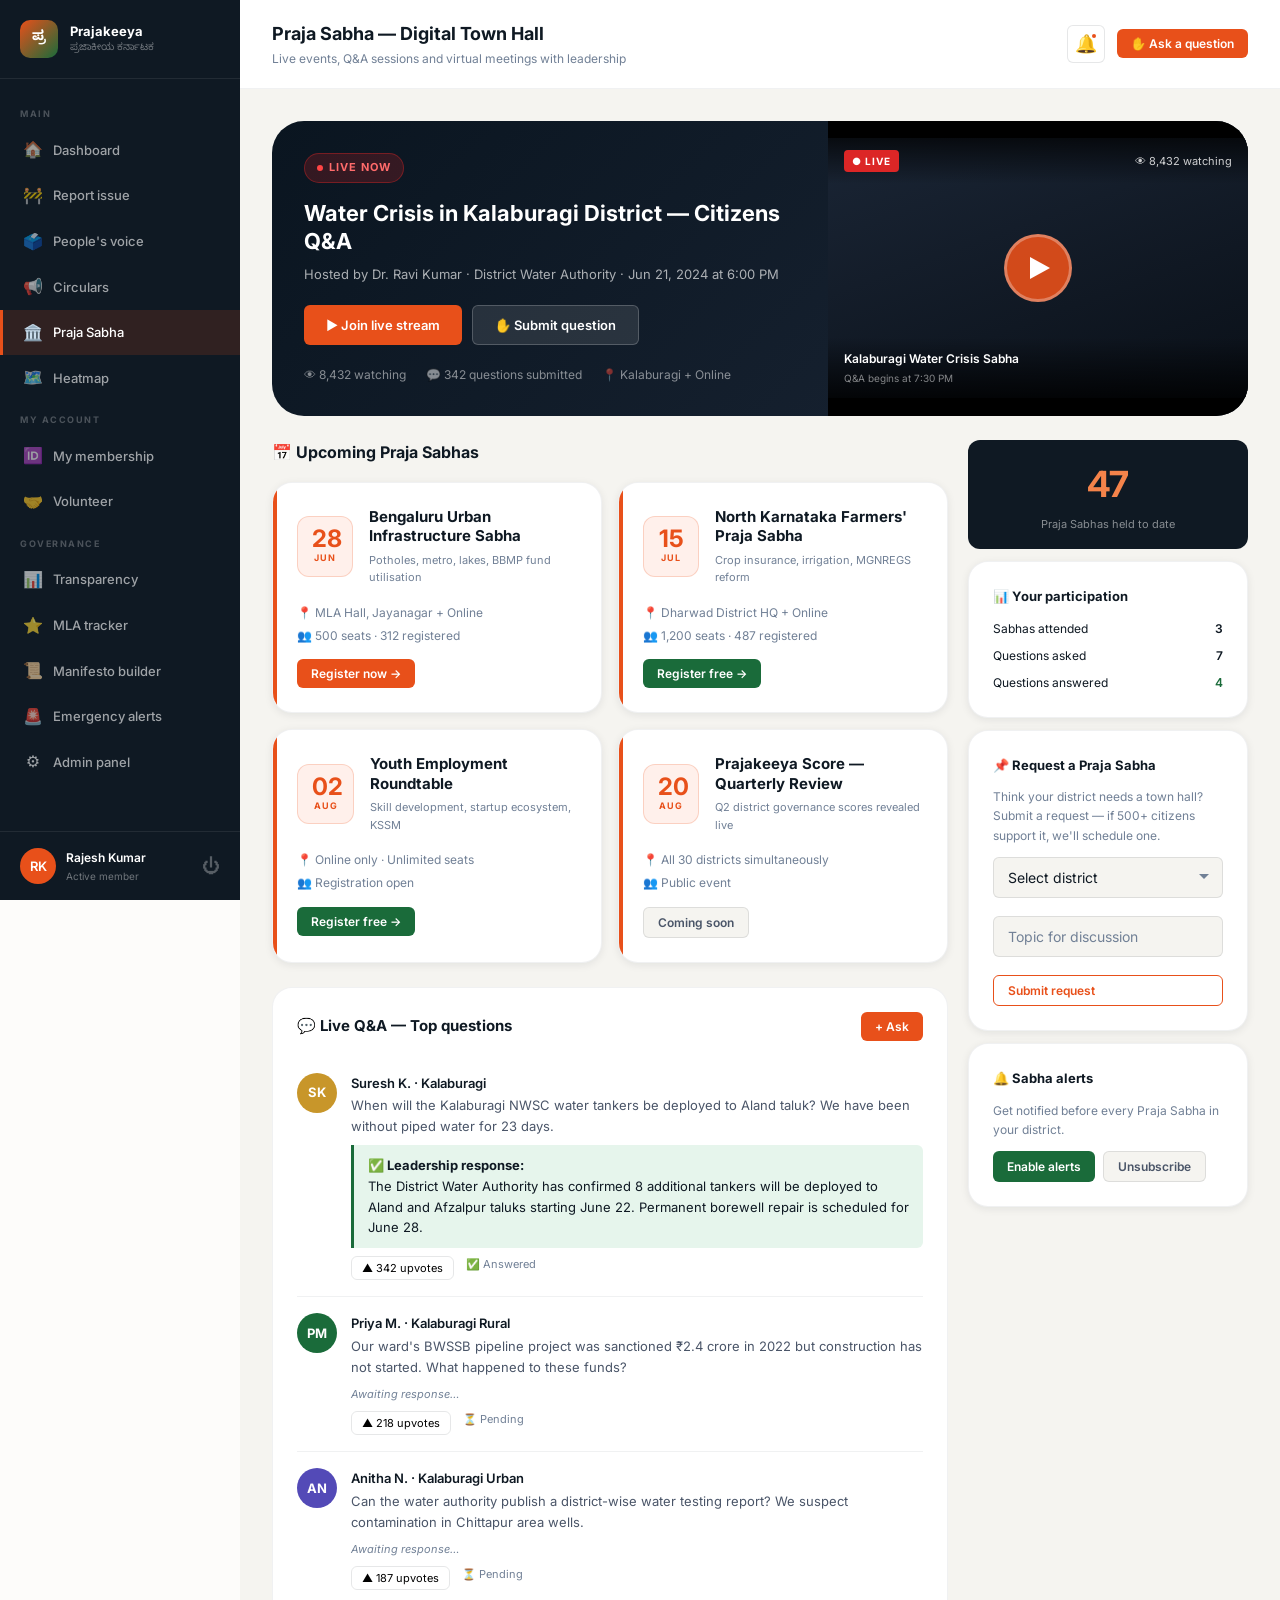
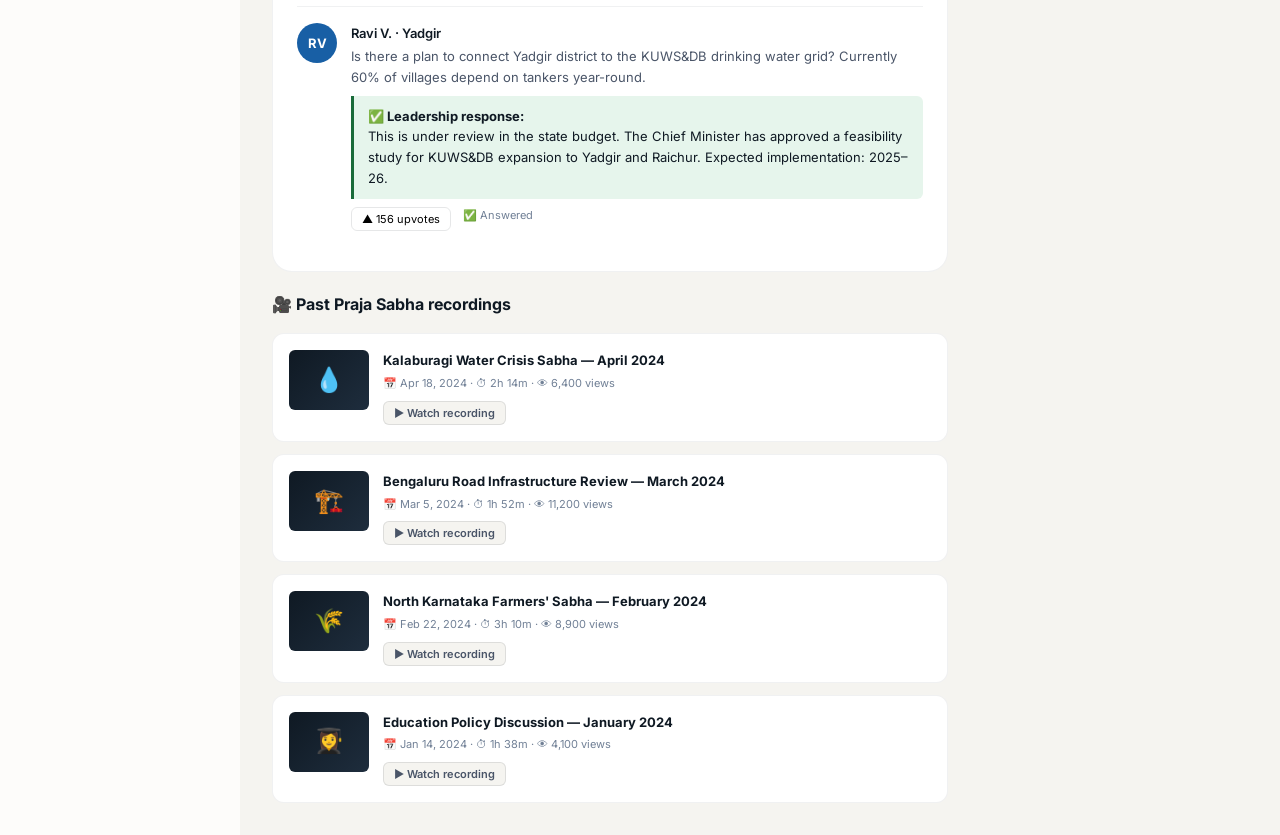
<file: praja-sabha.html>
<!doctype html>
<html lang="en">
  <head>
    <meta charset="UTF-8" />
    <meta name="viewport" content="width=device-width,initial-scale=1" />
    <title>Praja Sabha — Prajakeeya Karnataka</title>
    <link rel="stylesheet" href="styles.css" />
    <style>
      .live-banner {
        background: linear-gradient(135deg, #0a1520, #1a2535);
        border-radius: var(--r-xl);
        overflow: hidden;
        margin-bottom: 24px;
        position: relative;
      }

      .lb-inner {
        display: grid;
        grid-template-columns: 1fr 420px;
        gap: 0;
      }

      .lb-left {
        padding: 32px;
        color: #fff;
      }

      .lb-right {
        position: relative;
        background: #000;
        min-height: 260px;
        display: flex;
        align-items: center;
        justify-content: center;
      }

      .live-badge {
        display: inline-flex;
        align-items: center;
        gap: 6px;
        background: rgba(220, 38, 38, 0.2);
        border: 1px solid rgba(220, 38, 38, 0.4);
        color: #ff6b6b;
        font-size: 11px;
        font-weight: 700;
        letter-spacing: 1px;
        padding: 5px 12px;
        border-radius: 20px;
        margin-bottom: 16px;
        text-transform: uppercase;
      }

      .live-dot {
        width: 6px;
        height: 6px;
        border-radius: 50%;
        background: #ff4444;
        animation: pulse 1.5s infinite;
      }

      @keyframes pulse {
        0%,
        100% {
          opacity: 1;
          transform: scale(1);
        }
        50% {
          opacity: 0.5;
          transform: scale(1.3);
        }
      }

      .stream-box {
        width: 100%;
        height: 260px;
        background: linear-gradient(160deg, #1a2535, #0a1018);
        display: flex;
        align-items: center;
        justify-content: center;
        position: relative;
        cursor: pointer;
      }

      .stream-box:hover .play-ring {
        transform: scale(1.1);
      }

      .play-ring {
        width: 68px;
        height: 68px;
        border-radius: 50%;
        background: rgba(232, 80, 26, 0.9);
        display: flex;
        align-items: center;
        justify-content: center;
        border: 3px solid rgba(255, 255, 255, 0.3);
        transition: transform 0.2s;
      }

      .play-tri {
        width: 0;
        height: 0;
        border-style: solid;
        border-width: 11px 0 11px 20px;
        border-color: transparent transparent transparent #fff;
        margin-left: 4px;
      }

      .stream-top {
        position: absolute;
        top: 0;
        left: 0;
        right: 0;
        padding: 12px 16px;
        background: linear-gradient(to bottom, rgba(0, 0, 0, 0.7), transparent);
        display: flex;
        justify-content: space-between;
        align-items: center;
      }

      .stream-bottom {
        position: absolute;
        bottom: 0;
        left: 0;
        right: 0;
        padding: 12px 16px;
        background: linear-gradient(to top, rgba(0, 0, 0, 0.8), transparent);
      }

      .viewers-badge {
        font-size: 11px;
        color: rgba(255, 255, 255, 0.8);
        display: flex;
        align-items: center;
        gap: 4px;
      }

      .live-label {
        background: #dc2626;
        color: #fff;
        font-size: 10px;
        font-weight: 700;
        padding: 3px 8px;
        border-radius: 4px;
        letter-spacing: 1px;
      }

      .upcoming-grid {
        display: grid;
        grid-template-columns: 1fr 1fr;
        gap: 16px;
        margin-bottom: 24px;
      }

      .event-card {
        background: #fff;
        border: 1px solid var(--border2);
        border-radius: var(--r-lg);
        padding: 24px;
        box-shadow: var(--shadow-sm);
        position: relative;
        overflow: hidden;
      }

      .event-card::before {
        content: "";
        position: absolute;
        top: 0;
        left: 0;
        width: 4px;
        height: 100%;
        background: var(--saffron);
      }

      .event-date-block {
        display: flex;
        align-items: center;
        gap: 16px;
        margin-bottom: 16px;
      }

      .edb-cal {
        background: var(--saffron-light);
        border: 1px solid rgba(232, 80, 26, 0.2);
        border-radius: var(--r-md);
        padding: 10px 14px;
        text-align: center;
        min-width: 56px;
      }

      .edb-day {
        font-size: 24px;
        font-weight: 700;
        color: var(--saffron);
        line-height: 1;
      }

      .edb-mon {
        font-size: 9px;
        color: var(--saffron);
        font-weight: 700;
        text-transform: uppercase;
        letter-spacing: 1px;
      }

      .event-title {
        font-size: 15px;
        font-weight: 700;
        margin-bottom: 6px;
        line-height: 1.3;
      }

      .event-details {
        font-size: 12px;
        color: var(--text3);
        margin-bottom: 14px;
        display: flex;
        flex-direction: column;
        gap: 4px;
      }

      .qa-section {
        background: #fff;
        border: 1px solid var(--border2);
        border-radius: var(--r-lg);
        padding: 24px;
        margin-bottom: 20px;
      }

      .qa-item {
        display: flex;
        gap: 14px;
        padding: 16px 0;
        border-bottom: 1px solid var(--border2);
      }

      .qa-item:last-child {
        border-bottom: none;
      }

      .qa-avatar {
        width: 40px;
        height: 40px;
        border-radius: 50%;
        flex-shrink: 0;
        display: flex;
        align-items: center;
        justify-content: center;
        color: #fff;
        font-size: 13px;
        font-weight: 700;
      }

      .qa-body {
        flex: 1;
      }

      .qa-name {
        font-size: 13px;
        font-weight: 600;
        margin-bottom: 2px;
      }

      .qa-question {
        font-size: 13px;
        color: var(--text2);
        line-height: 1.6;
        margin-bottom: 8px;
      }

      .qa-answer {
        font-size: 13px;
        color: var(--text);
        background: var(--green-light);
        border-left: 3px solid var(--green);
        padding: 10px 14px;
        border-radius: 0 var(--r-sm) var(--r-sm) 0;
        line-height: 1.6;
      }

      .qa-meta {
        font-size: 11px;
        color: var(--text3);
        margin-top: 8px;
        display: flex;
        gap: 12px;
      }

      .upvote-btn {
        background: none;
        border: 1px solid var(--border);
        border-radius: var(--r-sm);
        padding: 4px 10px;
        font-size: 11px;
        cursor: pointer;
        font-family: "Inter", sans-serif;
        transition: all 0.15s;
      }

      .upvote-btn:hover {
        background: var(--green-light);
        border-color: var(--green);
        color: var(--green);
      }

      .sabha-layout {
        display: grid;
        grid-template-columns: 1fr 280px;
        gap: 20px;
        align-items: start;
      }

      .past-sabhas {
        display: flex;
        flex-direction: column;
        gap: 12px;
      }

      .past-card {
        background: #fff;
        border: 1px solid var(--border2);
        border-radius: var(--r-md);
        padding: 16px;
        display: flex;
        gap: 14px;
        cursor: pointer;
        transition: all 0.2s;
      }

      .past-card:hover {
        box-shadow: var(--shadow-md);
      }

      .past-thumb {
        width: 80px;
        height: 60px;
        border-radius: var(--r-sm);
        background: linear-gradient(135deg, var(--midnight), var(--slate));
        flex-shrink: 0;
        display: flex;
        align-items: center;
        justify-content: center;
        font-size: 24px;
      }

      .past-info h5 {
        font-size: 13px;
        font-weight: 700;
        margin-bottom: 4px;
      }

      .past-info p {
        font-size: 11px;
        color: var(--text3);
      }

      .side-count {
        background: var(--midnight);
        border-radius: var(--r-md);
        padding: 16px;
        color: #fff;
        text-align: center;
        margin-bottom: 12px;
      }

      .sc-num {
        font-size: 36px;
        font-weight: 700;
        color: var(--saffron-mid);
      }

      .sc-label {
        font-size: 11px;
        opacity: 0.5;
        margin-top: 2px;
      }

      @media (max-width: 900px) {
        .lb-inner {
          grid-template-columns: 1fr;
        }
        .lb-right {
          min-height: 200px;
        }
        .upcoming-grid {
          grid-template-columns: 1fr;
        }
        .sabha-layout {
          grid-template-columns: 1fr;
        }
      }
    </style>
  </head>

  <body>
    <div class="page-wrap">
      <aside class="sidebar" id="sidebar">
        <div class="sidebar-logo">
          <div class="logo-mark">ಪ್ರ</div>
          <div class="logo-text">
            <div class="en">Prajakeeya</div>
            <div class="kn">ಪ್ರಜಾಕೀಯ ಕರ್ನಾಟಕ</div>
          </div>
        </div>
        <nav class="sidebar-nav">
          <div class="nav-section-label">Main</div>
          <a class="nav-item" href="dashboard.html"
            ><span class="nav-icon">🏠</span> Dashboard</a
          >
          <a class="nav-item" href="report.html"
            ><span class="nav-icon">🚧</span> Report issue</a
          >
          <a class="nav-item" href="voice.html"
            ><span class="nav-icon">🗳️</span> People's voice</a
          >
          <a class="nav-item" href="circulars.html"
            ><span class="nav-icon">📢</span> Circulars</a
          >
          <a class="nav-item active" href="praja-sabha.html"
            ><span class="nav-icon">🏛️</span> Praja Sabha</a
          >
          <a class="nav-item" href="heatmap.html"
            ><span class="nav-icon">🗺️</span> Heatmap</a
          >
          <div class="nav-section-label">My account</div>
          <a class="nav-item" href="membership.html"
            ><span class="nav-icon">🆔</span> My membership</a
          >
          <a class="nav-item" href="volunteer.html"
            ><span class="nav-icon">🤝</span> Volunteer</a
          >
          <div class="nav-section-label">Governance</div>
          <a class="nav-item" href="transparency.html"
            ><span class="nav-icon">📊</span> Transparency</a
          >
          <a class="nav-item" href="mla-tracker.html"
            ><span class="nav-icon">⭐</span> MLA tracker</a
          >
          <a class="nav-item" href="manifesto.html"
            ><span class="nav-icon">📜</span> Manifesto builder</a
          >
          <a class="nav-item" href="emergency.html"
            ><span class="nav-icon">🚨</span> Emergency alerts</a
          >
          <a class="nav-item" href="admin.html"
            ><span class="nav-icon">⚙️</span> Admin panel</a
          >
        </nav>
        <div class="sidebar-footer">
          <div class="sidebar-user">
            <div class="user-avatar">RK</div>
            <div>
              <div class="user-name">Rajesh Kumar</div>
              <div class="user-role">Active member</div>
            </div>
            <button
              onclick="PK.logout()"
              style="
                margin-left: auto;
                background: none;
                border: none;
                color: rgba(255, 255, 255, 0.3);
                cursor: pointer;
                font-size: 18px;
              "
            >
              ⏻
            </button>
          </div>
        </div>
      </aside>
      <div class="main-content">
        <div class="page-header">
          <div>
            <div class="topbar-title">Praja Sabha — Digital Town Hall</div>
            <div class="topbar-sub">
              Live events, Q&A sessions and virtual meetings with leadership
            </div>
          </div>
          <div class="topbar-actions">
            <div class="notif-btn">
              🔔
              <div class="notif-dot"></div>
            </div>
            <button
              class="btn btn-primary btn-sm"
              onclick="openModal('ask-modal')"
            >
              ✋ Ask a question
            </button>
          </div>
        </div>
        <div class="page-body">
          <!-- Live banner -->
          <div class="live-banner">
            <div class="lb-inner">
              <div class="lb-left">
                <div class="live-badge">
                  <span class="live-dot"></span>Live now
                </div>
                <h2
                  style="
                    font-size: 22px;
                    font-weight: 700;
                    margin-bottom: 8px;
                    line-height: 1.3;
                  "
                >
                  Water Crisis in Kalaburagi District — Citizens Q&A
                </h2>
                <p style="font-size: 13px; opacity: 0.65; margin-bottom: 20px">
                  Hosted by Dr. Ravi Kumar · District Water Authority · Jun 21,
                  2024 at 6:00 PM
                </p>
                <div style="display: flex; gap: 10px; flex-wrap: wrap">
                  <button
                    class="btn"
                    style="background: var(--saffron); color: #fff"
                    onclick="joinLive()"
                  >
                    ▶ Join live stream
                  </button>
                  <button
                    class="btn"
                    style="
                      background: rgba(255, 255, 255, 0.1);
                      color: #fff;
                      border: 1px solid rgba(255, 255, 255, 0.2);
                    "
                    onclick="openModal('ask-modal')"
                  >
                    ✋ Submit question
                  </button>
                </div>
                <div
                  style="
                    margin-top: 20px;
                    display: flex;
                    gap: 20px;
                    flex-wrap: wrap;
                  "
                >
                  <span style="font-size: 12px; color: rgba(255, 255, 255, 0.5)"
                    >👁 8,432 watching</span
                  >
                  <span style="font-size: 12px; color: rgba(255, 255, 255, 0.5)"
                    >💬 342 questions submitted</span
                  >
                  <span style="font-size: 12px; color: rgba(255, 255, 255, 0.5)"
                    >📍 Kalaburagi + Online</span
                  >
                </div>
              </div>
              <div class="lb-right">
                <div class="stream-box" onclick="joinLive()">
                  <div class="stream-top">
                    <span class="live-label">● LIVE</span>
                    <span class="viewers-badge">👁 8,432 watching</span>
                  </div>
                  <div class="play-ring">
                    <div class="play-tri"></div>
                  </div>
                  <div class="stream-bottom">
                    <div style="font-size: 12px; font-weight: 600; color: #fff">
                      Kalaburagi Water Crisis Sabha
                    </div>
                    <div
                      style="
                        font-size: 10px;
                        color: rgba(255, 255, 255, 0.5);
                        margin-top: 2px;
                      "
                    >
                      Q&A begins at 7:30 PM
                    </div>
                  </div>
                </div>
              </div>
            </div>
          </div>

          <div class="sabha-layout">
            <div>
              <!-- Upcoming -->
              <div
                style="font-size: 16px; font-weight: 700; margin-bottom: 16px"
              >
                📅 Upcoming Praja Sabhas
              </div>
              <div class="upcoming-grid" id="upcoming-grid"></div>

              <!-- Live Q&A -->
              <div class="qa-section">
                <div
                  style="
                    display: flex;
                    align-items: center;
                    justify-content: space-between;
                    margin-bottom: 16px;
                  "
                >
                  <div style="font-size: 15px; font-weight: 700">
                    💬 Live Q&A — Top questions
                  </div>
                  <button
                    class="btn btn-primary btn-sm"
                    onclick="openModal('ask-modal')"
                  >
                    + Ask
                  </button>
                </div>
                <div id="qa-list"></div>
              </div>

              <!-- Past recordings -->
              <div
                style="font-size: 16px; font-weight: 700; margin-bottom: 16px"
              >
                🎥 Past Praja Sabha recordings
              </div>
              <div class="past-sabhas" id="past-list"></div>
            </div>

            <!-- Sidebar -->
            <div>
              <div class="side-count mb-12">
                <div class="sc-num">47</div>
                <div class="sc-label">Praja Sabhas held to date</div>
              </div>
              <div class="card mb-12">
                <div
                  style="font-size: 13px; font-weight: 700; margin-bottom: 12px"
                >
                  📊 Your participation
                </div>
                <div style="display: flex; flex-direction: column; gap: 8px">
                  <div
                    style="
                      display: flex;
                      justify-content: space-between;
                      font-size: 12px;
                    "
                  >
                    <span>Sabhas attended</span><span class="font-600">3</span>
                  </div>
                  <div
                    style="
                      display: flex;
                      justify-content: space-between;
                      font-size: 12px;
                    "
                  >
                    <span>Questions asked</span><span class="font-600">7</span>
                  </div>
                  <div
                    style="
                      display: flex;
                      justify-content: space-between;
                      font-size: 12px;
                    "
                  >
                    <span>Questions answered</span
                    ><span
                      class="font-600 text-success"
                      style="color: var(--green)"
                      >4</span
                    >
                  </div>
                </div>
              </div>
              <div class="card mb-12">
                <div
                  style="font-size: 13px; font-weight: 700; margin-bottom: 12px"
                >
                  📌 Request a Praja Sabha
                </div>
                <p
                  style="
                    font-size: 12px;
                    color: var(--text3);
                    margin-bottom: 12px;
                  "
                >
                  Think your district needs a town hall? Submit a request — if
                  500+ citizens support it, we'll schedule one.
                </p>
                <div class="form-group">
                  <select
                    class="form-control form-select district-select"
                  ></select>
                </div>
                <div class="form-group">
                  <input
                    type="text"
                    class="form-control"
                    placeholder="Topic for discussion"
                  />
                </div>
                <button
                  class="btn btn-secondary btn-sm w-full"
                  onclick="requestSabha()"
                >
                  Submit request
                </button>
              </div>
              <div class="card">
                <div
                  style="font-size: 13px; font-weight: 700; margin-bottom: 12px"
                >
                  🔔 Sabha alerts
                </div>
                <p
                  style="
                    font-size: 12px;
                    color: var(--text3);
                    margin-bottom: 12px;
                  "
                >
                  Get notified before every Praja Sabha in your district.
                </p>
                <div style="display: flex; gap: 8px">
                  <button
                    class="btn btn-success btn-sm"
                    onclick="
                      toast('Alerts enabled for your district!', 'success')
                    "
                  >
                    Enable alerts
                  </button>
                  <button
                    class="btn btn-ghost btn-sm"
                    onclick="toast('Unsubscribed from Sabha alerts', 'info')"
                  >
                    Unsubscribe
                  </button>
                </div>
              </div>
            </div>
          </div>
        </div>
      </div>
    </div>

    <!-- Ask question modal -->
    <div class="modal-overlay" id="ask-modal">
      <div class="modal">
        <div class="modal-header">
          <div class="modal-title">Submit a question</div>
          <button class="modal-close" onclick="closeModal('ask-modal')">
            ✕
          </button>
        </div>
        <div class="modal-body">
          <div class="alert alert-info mb-16">
            <span>ℹ️</span
            ><span
              >Top-voted questions will be answered live during the Sabha.
              Submit early!</span
            >
          </div>
          <div class="form-group">
            <label class="form-label">Your name</label
            ><input type="text" class="form-control" value="Rajesh Kumar" />
          </div>
          <div class="form-group">
            <label class="form-label">District</label
            ><select class="form-control form-select district-select"></select>
          </div>
          <div class="form-group">
            <label class="form-label">Your question *</label
            ><textarea
              class="form-control"
              rows="4"
              id="qa-input"
              placeholder="Ask clearly and specifically — the more precise the better chance it gets answered…"
            ></textarea>
          </div>
          <div class="form-group">
            <label class="form-label">Category</label
            ><select class="form-control form-select">
              <option>Water</option>
              <option>Roads</option>
              <option>Electricity</option>
              <option>Healthcare</option>
              <option>Agriculture</option>
              <option>Employment</option>
              <option>Education</option>
              <option>General governance</option>
            </select>
          </div>
        </div>
        <div class="modal-footer">
          <button class="btn btn-ghost" onclick="closeModal('ask-modal')">
            Cancel</button
          ><button class="btn btn-primary" onclick="submitQuestion()">
            Submit question
          </button>
        </div>
      </div>
    </div>

    <script src="app.js"></script>
    <script>
      const upcoming = [
        {
          day: "28",
          mon: "Jun",
          title: "Bengaluru Urban Infrastructure Sabha",
          desc: "Potholes, metro, lakes, BBMP fund utilisation",
          location: "MLA Hall, Jayanagar + Online",
          seats: "500 seats · 312 registered",
          status: "register",
        },
        {
          day: "15",
          mon: "Jul",
          title: "North Karnataka Farmers' Praja Sabha",
          desc: "Crop insurance, irrigation, MGNREGS reform",
          location: "Dharwad District HQ + Online",
          seats: "1,200 seats · 487 registered",
          status: "open",
        },
        {
          day: "02",
          mon: "Aug",
          title: "Youth Employment Roundtable",
          desc: "Skill development, startup ecosystem, KSSM",
          location: "Online only · Unlimited seats",
          seats: "Registration open",
          status: "open",
        },
        {
          day: "20",
          mon: "Aug",
          title: "Prajakeeya Score — Quarterly Review",
          desc: "Q2 district governance scores revealed live",
          location: "All 30 districts simultaneously",
          seats: "Public event",
          status: "soon",
        },
      ];

      const qas = [
        {
          avatar: "SK",
          bg: "#C8962A",
          name: "Suresh K.",
          dist: "Kalaburagi",
          q: "When will the Kalaburagi NWSC water tankers be deployed to Aland taluk? We have been without piped water for 23 days.",
          ans: "The District Water Authority has confirmed 8 additional tankers will be deployed to Aland and Afzalpur taluks starting June 22. Permanent borewell repair is scheduled for June 28.",
          votes: 342,
          answered: true,
        },
        {
          avatar: "PM",
          bg: "#1A6B3A",
          name: "Priya M.",
          dist: "Kalaburagi Rural",
          q: "Our ward's BWSSB pipeline project was sanctioned ₹2.4 crore in 2022 but construction has not started. What happened to these funds?",
          ans: null,
          votes: 218,
          answered: false,
        },
        {
          avatar: "AN",
          bg: "#534AB7",
          name: "Anitha N.",
          dist: "Kalaburagi Urban",
          q: "Can the water authority publish a district-wise water testing report? We suspect contamination in Chittapur area wells.",
          ans: null,
          votes: 187,
          answered: false,
        },
        {
          avatar: "RV",
          bg: "#185FA5",
          name: "Ravi V.",
          dist: "Yadgir",
          q: "Is there a plan to connect Yadgir district to the KUWS&DB drinking water grid? Currently 60% of villages depend on tankers year-round.",
          ans: "This is under review in the state budget. The Chief Minister has approved a feasibility study for KUWS&DB expansion to Yadgir and Raichur. Expected implementation: 2025–26.",
          votes: 156,
          answered: true,
        },
      ];

      const past = [
        {
          emoji: "💧",
          title: "Kalaburagi Water Crisis Sabha — April 2024",
          views: "6,400 views",
          duration: "2h 14m",
          date: "Apr 18, 2024",
        },
        {
          emoji: "🏗️",
          title: "Bengaluru Road Infrastructure Review — March 2024",
          views: "11,200 views",
          duration: "1h 52m",
          date: "Mar 5, 2024",
        },
        {
          emoji: "🌾",
          title: "North Karnataka Farmers' Sabha — February 2024",
          views: "8,900 views",
          duration: "3h 10m",
          date: "Feb 22, 2024",
        },
        {
          emoji: "👩‍🎓",
          title: "Education Policy Discussion — January 2024",
          views: "4,100 views",
          duration: "1h 38m",
          date: "Jan 14, 2024",
        },
      ];

      document.getElementById("upcoming-grid").innerHTML = upcoming
        .map(
          (e) => `
  <div class="event-card">
    <div class="event-date-block">
      <div class="edb-cal"><div class="edb-day">${e.day}</div><div class="edb-mon">${e.mon}</div></div>
      <div>
        <div class="event-title">${e.title}</div>
        <div style="font-size:11px;color:var(--text3)">${e.desc}</div>
      </div>
    </div>
    <div class="event-details">
      <span>📍 ${e.location}</span>
      <span>👥 ${e.seats}</span>
    </div>
    <button class="btn btn-${e.status === "register" ? "primary" : e.status === "open" ? "success" : "ghost"} btn-sm"
      onclick="${e.status !== "soon" ? `registerEvent('${e.title}')` : "toast('Registration opening soon!','info')"}">
      ${e.status === "register" ? "Register now →" : e.status === "open" ? "Register free →" : "Coming soon"}
    </button>
  </div>`,
        )
        .join("");

      document.getElementById("qa-list").innerHTML = qas
        .map(
          (q) => `
  <div class="qa-item">
    <div class="qa-avatar" style="background:${q.bg}">${q.avatar}</div>
    <div class="qa-body">
      <div class="qa-name">${q.name} · ${q.dist}</div>
      <div class="qa-question">${q.q}</div>
      ${q.ans ? `<div class="qa-answer"><strong>✅ Leadership response:</strong><br>${q.ans}</div>` : '<div style="font-size:11px;color:var(--text3);font-style:italic">Awaiting response…</div>'}
      <div class="qa-meta">
        <button class="upvote-btn" onclick="this.textContent='▲ '+(parseInt(this.textContent.replace(/\D/g,''))+1)+' upvotes'">▲ ${q.votes} upvotes</button>
        <span>${q.answered ? "✅ Answered" : "⏳ Pending"}</span>
      </div>
    </div>
  </div>`,
        )
        .join("");

      document.getElementById("past-list").innerHTML = past
        .map(
          (p) => `
  <div class="past-card" onclick="toast('Opening recording…','info')">
    <div class="past-thumb">${p.emoji}</div>
    <div class="past-info">
      <h5>${p.title}</h5>
      <p>📅 ${p.date} · ⏱ ${p.duration} · 👁 ${p.views}</p>
      <button class="btn btn-ghost btn-xs mt-8">▶ Watch recording</button>
    </div>
  </div>`,
        )
        .join("");

      function joinLive() {
        toast("Joining live stream… (demo mode)", "info");
      }
      function registerEvent(title) {
        toast(
          `Registered for "${title.slice(0, 40)}…"! Check your SMS for confirmation.`,
          "success",
        );
      }
      function submitQuestion() {
        const q = document.getElementById("qa-input").value;
        if (!q.trim()) {
          toast("Please enter your question", "error");
          return;
        }
        toast(
          "Question submitted! It will appear in the live Q&A queue.",
          "success",
        );
        closeModal("ask-modal");
      }
      function requestSabha() {
        toast(
          "Praja Sabha request submitted! You need 500 supporters to get it scheduled.",
          "info",
        );
      }
      document.addEventListener("DOMContentLoaded", populateDistrictSelects);
    </script>
  </body>
</html>
</file>
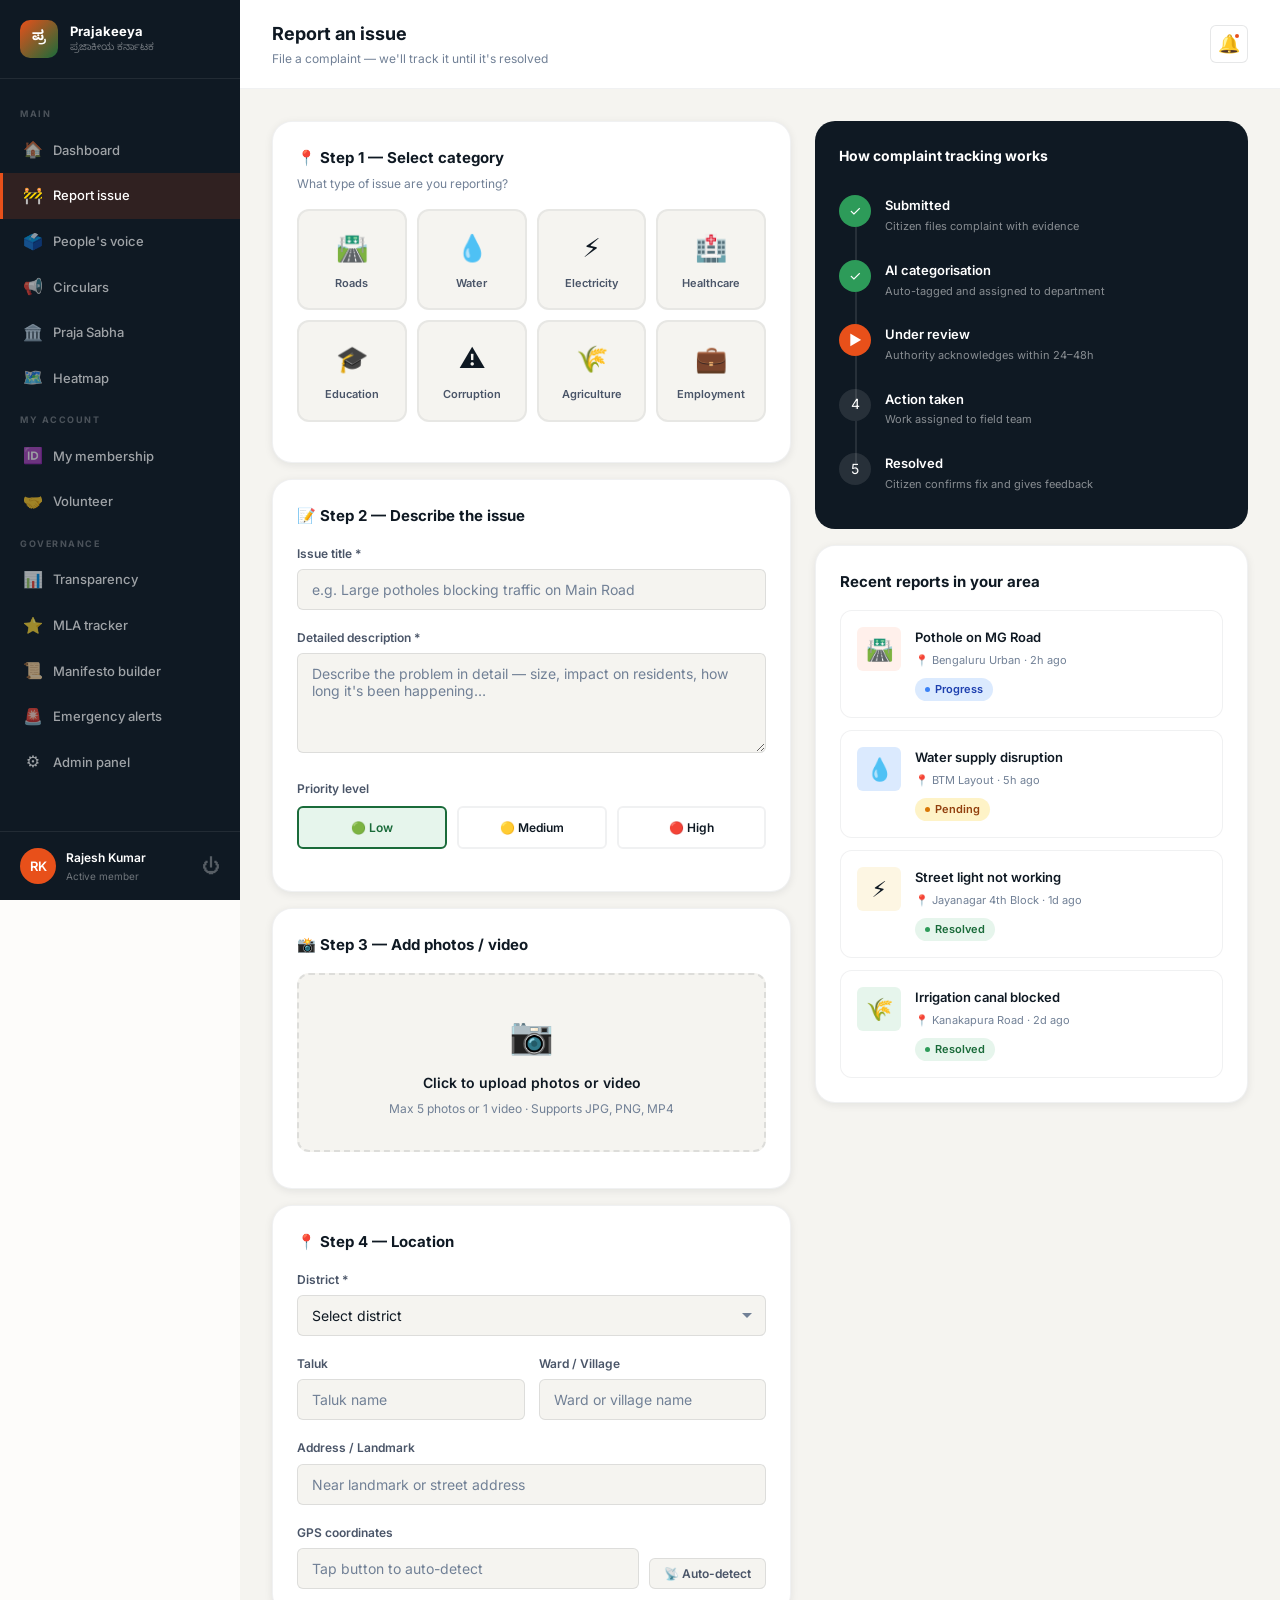
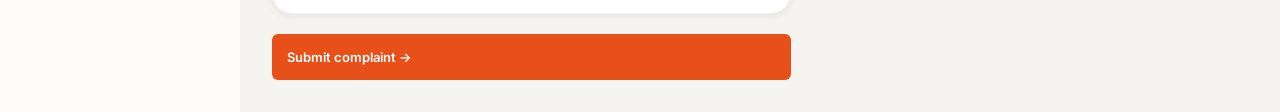
<file: report.html>
<!doctype html>
<html lang="en">
  <head>
    <meta charset="UTF-8" />
    <meta name="viewport" content="width=device-width,initial-scale=1" />
    <title>Report Issue — Prajakeeya Karnataka</title>
    <link rel="stylesheet" href="styles.css" />
    <style>
      .report-layout {
        display: grid;
        grid-template-columns: 1.2fr 1fr;
        gap: 24px;
        align-items: start;
      }

      .cat-grid {
        display: grid;
        grid-template-columns: repeat(4, 1fr);
        gap: 10px;
        margin: 16px 0;
      }

      .cat-btn {
        background: var(--mist);
        border: 2px solid var(--border2);
        border-radius: var(--r-md);
        padding: 16px 8px;
        text-align: center;
        cursor: pointer;
        transition: all 0.2s;
        display: flex;
        flex-direction: column;
        align-items: center;
        gap: 6px;
      }

      .cat-btn:hover {
        border-color: var(--saffron);
        background: var(--saffron-light);
      }

      .cat-btn.selected {
        border-color: var(--saffron);
        background: var(--saffron-light);
        box-shadow: 0 0 0 3px rgba(232, 80, 26, 0.12);
      }

      .cat-emoji {
        font-size: 26px;
      }

      .cat-name {
        font-size: 11px;
        font-weight: 600;
        color: var(--text2);
      }

      .upload-zone {
        border: 2px dashed var(--border);
        border-radius: var(--r-md);
        padding: 32px;
        text-align: center;
        cursor: pointer;
        transition: all 0.2s;
        background: var(--mist);
      }

      .upload-zone:hover {
        border-color: var(--saffron);
        background: var(--saffron-light);
      }

      .upload-zone input {
        display: none;
      }

      .preview-grid {
        display: grid;
        grid-template-columns: repeat(3, 1fr);
        gap: 8px;
        margin-top: 12px;
      }

      .preview-img {
        aspect-ratio: 1;
        background: var(--mist);
        border-radius: var(--r-sm);
        overflow: hidden;
        position: relative;
      }

      .preview-img img {
        width: 100%;
        height: 100%;
        object-fit: cover;
      }

      .preview-rm {
        position: absolute;
        top: 4px;
        right: 4px;
        background: rgba(0, 0, 0, 0.6);
        color: #fff;
        border: none;
        width: 20px;
        height: 20px;
        border-radius: 50%;
        cursor: pointer;
        font-size: 10px;
      }

      .gps-row {
        display: flex;
        gap: 10px;
        align-items: flex-end;
      }

      .gps-row .form-control {
        flex: 1;
      }

      .priority-options {
        display: flex;
        gap: 10px;
        margin: 8px 0;
      }

      .priority-opt {
        flex: 1;
        padding: 10px;
        border: 2px solid var(--border2);
        border-radius: var(--r-sm);
        text-align: center;
        cursor: pointer;
        transition: all 0.15s;
        font-size: 12px;
        font-weight: 600;
      }

      .priority-opt:hover {
        border-color: var(--saffron);
      }

      .priority-opt.sel {
        border-color: var(--saffron);
        background: var(--saffron-light);
      }

      .priority-opt.sel.high {
        border-color: #dc2626;
        background: #fcebeb;
        color: #a32d2d;
      }

      .priority-opt.sel.medium {
        border-color: var(--gold);
        background: var(--gold-light);
        color: var(--gold);
      }

      .priority-opt.sel.low {
        border-color: var(--green);
        background: var(--green-light);
        color: var(--green);
      }

      .tracking-card {
        background: var(--midnight);
        border-radius: var(--r-lg);
        padding: 24px;
        color: #fff;
      }

      .track-step {
        display: flex;
        gap: 14px;
        align-items: flex-start;
        padding: 12px 0;
        position: relative;
      }

      .track-step:not(:last-child)::after {
        content: "";
        position: absolute;
        left: 16px;
        top: 44px;
        width: 2px;
        height: calc(100% - 12px);
        background: rgba(255, 255, 255, 0.1);
      }

      .track-dot {
        width: 32px;
        height: 32px;
        border-radius: 50%;
        flex-shrink: 0;
        display: flex;
        align-items: center;
        justify-content: center;
        font-size: 14px;
        position: relative;
        z-index: 1;
      }

      .track-dot.done {
        background: var(--green-mid);
      }

      .track-dot.active {
        background: var(--saffron);
      }

      .track-dot.pending {
        background: rgba(255, 255, 255, 0.1);
      }

      .track-info h5 {
        font-size: 13px;
        font-weight: 600;
        margin-bottom: 2px;
      }

      .track-info p {
        font-size: 11px;
        opacity: 0.5;
      }

      .recent-reports-list {
        display: flex;
        flex-direction: column;
        gap: 12px;
      }

      .report-item {
        background: #fff;
        border: 1px solid var(--border2);
        border-radius: var(--r-md);
        padding: 16px;
        display: flex;
        gap: 14px;
        cursor: pointer;
        transition: all 0.2s;
      }

      .report-item:hover {
        box-shadow: var(--shadow-md);
        transform: translateX(2px);
      }

      .report-cat-icon {
        width: 44px;
        height: 44px;
        border-radius: var(--r-sm);
        flex-shrink: 0;
        display: flex;
        align-items: center;
        justify-content: center;
        font-size: 22px;
      }

      .report-info h5 {
        font-size: 13px;
        font-weight: 600;
        margin-bottom: 4px;
      }

      .report-info p {
        font-size: 11px;
        color: var(--text3);
      }

      .report-meta {
        margin-top: 8px;
        display: flex;
        align-items: center;
        gap: 8px;
      }

      .success-state {
        text-align: center;
        padding: 40px;
      }

      .success-icon {
        font-size: 64px;
        margin-bottom: 16px;
      }

      .success-ticket {
        background: var(--mist);
        border-radius: var(--r-md);
        padding: 16px;
        margin: 16px 0;
        font-family: monospace;
        font-size: 18px;
        font-weight: 700;
        color: var(--saffron);
        letter-spacing: 2px;
      }

      @media (max-width: 900px) {
        .report-layout {
          grid-template-columns: 1fr;
        }
        .cat-grid {
          grid-template-columns: repeat(4, 1fr);
        }
      }

      @media (max-width: 500px) {
        .cat-grid {
          grid-template-columns: repeat(2, 1fr);
        }
      }
    </style>
  </head>

  <body>
    <div class="page-wrap">
      <aside class="sidebar" id="sidebar">
        <div class="sidebar-logo">
          <div class="logo-mark">ಪ್ರ</div>
          <div class="logo-text">
            <div class="en">Prajakeeya</div>
            <div class="kn">ಪ್ರಜಾಕೀಯ ಕರ್ನಾಟಕ</div>
          </div>
        </div>
        <nav class="sidebar-nav">
          <div class="nav-section-label">Main</div>
          <a class="nav-item" href="dashboard.html"
            ><span class="nav-icon">🏠</span> Dashboard</a
          >
          <a class="nav-item active" href="report.html"
            ><span class="nav-icon">🚧</span> Report issue</a
          >
          <a class="nav-item" href="voice.html"
            ><span class="nav-icon">🗳️</span> People's voice</a
          >
          <a class="nav-item" href="circulars.html"
            ><span class="nav-icon">📢</span> Circulars</a
          >
          <a class="nav-item" href="praja-sabha.html"
            ><span class="nav-icon">🏛️</span> Praja Sabha</a
          >
          <a class="nav-item" href="heatmap.html"
            ><span class="nav-icon">🗺️</span> Heatmap</a
          >
          <div class="nav-section-label">My account</div>
          <a class="nav-item" href="membership.html"
            ><span class="nav-icon">🆔</span> My membership</a
          >
          <a class="nav-item" href="volunteer.html"
            ><span class="nav-icon">🤝</span> Volunteer</a
          >
          <div class="nav-section-label">Governance</div>
          <a class="nav-item" href="transparency.html"
            ><span class="nav-icon">📊</span> Transparency</a
          >
          <a class="nav-item" href="mla-tracker.html"
            ><span class="nav-icon">⭐</span> MLA tracker</a
          >
          <a class="nav-item" href="manifesto.html"
            ><span class="nav-icon">📜</span> Manifesto builder</a
          >
          <a class="nav-item" href="emergency.html"
            ><span class="nav-icon">🚨</span> Emergency alerts</a
          >
          <a class="nav-item" href="admin.html"
            ><span class="nav-icon">⚙️</span> Admin panel</a
          >
        </nav>
        <div class="sidebar-footer">
          <div class="sidebar-user">
            <div class="user-avatar">RK</div>
            <div>
              <div class="user-name">Rajesh Kumar</div>
              <div class="user-role">Active member</div>
            </div>
            <button
              onclick="PK.logout()"
              style="
                margin-left: auto;
                background: none;
                border: none;
                color: rgba(255, 255, 255, 0.3);
                cursor: pointer;
                font-size: 18px;
              "
            >
              ⏻
            </button>
          </div>
        </div>
      </aside>

      <div class="main-content">
        <div class="page-header">
          <div>
            <div class="topbar-title">Report an issue</div>
            <div class="topbar-sub">
              File a complaint — we'll track it until it's resolved
            </div>
          </div>
          <div class="topbar-actions">
            <div class="notif-btn">
              🔔
              <div class="notif-dot"></div>
            </div>
          </div>
        </div>

        <div class="page-body">
          <div class="report-layout">
            <!-- Form -->
            <div>
              <!-- Form view -->
              <div id="form-view">
                <div class="card mb-16">
                  <div
                    style="
                      font-size: 15px;
                      font-weight: 700;
                      margin-bottom: 4px;
                    "
                  >
                    📍 Step 1 — Select category
                  </div>
                  <div
                    style="
                      font-size: 12px;
                      color: var(--text3);
                      margin-bottom: 0;
                    "
                  >
                    What type of issue are you reporting?
                  </div>
                  <div class="cat-grid" id="cat-grid">
                    <div class="cat-btn" onclick="selectCat(this, 'Roads')">
                      <div class="cat-emoji">🛣️</div>
                      <div class="cat-name">Roads</div>
                    </div>
                    <div class="cat-btn" onclick="selectCat(this, 'Water')">
                      <div class="cat-emoji">💧</div>
                      <div class="cat-name">Water</div>
                    </div>
                    <div
                      class="cat-btn"
                      onclick="selectCat(this, 'Electricity')"
                    >
                      <div class="cat-emoji">⚡</div>
                      <div class="cat-name">Electricity</div>
                    </div>
                    <div
                      class="cat-btn"
                      onclick="selectCat(this, 'Healthcare')"
                    >
                      <div class="cat-emoji">🏥</div>
                      <div class="cat-name">Healthcare</div>
                    </div>
                    <div class="cat-btn" onclick="selectCat(this, 'Education')">
                      <div class="cat-emoji">🎓</div>
                      <div class="cat-name">Education</div>
                    </div>
                    <div
                      class="cat-btn"
                      onclick="selectCat(this, 'Corruption')"
                    >
                      <div class="cat-emoji">⚠️</div>
                      <div class="cat-name">Corruption</div>
                    </div>
                    <div
                      class="cat-btn"
                      onclick="selectCat(this, 'Agriculture')"
                    >
                      <div class="cat-emoji">🌾</div>
                      <div class="cat-name">Agriculture</div>
                    </div>
                    <div
                      class="cat-btn"
                      onclick="selectCat(this, 'Employment')"
                    >
                      <div class="cat-emoji">💼</div>
                      <div class="cat-name">Employment</div>
                    </div>
                  </div>
                </div>

                <div class="card mb-16">
                  <div
                    style="
                      font-size: 15px;
                      font-weight: 700;
                      margin-bottom: 16px;
                    "
                  >
                    📝 Step 2 — Describe the issue
                  </div>
                  <div class="form-group">
                    <label class="form-label">Issue title *</label>
                    <input
                      type="text"
                      class="form-control"
                      id="issue-title"
                      placeholder="e.g. Large potholes blocking traffic on Main Road"
                    />
                  </div>
                  <div class="form-group">
                    <label class="form-label">Detailed description *</label>
                    <textarea
                      class="form-control"
                      id="issue-desc"
                      rows="4"
                      placeholder="Describe the problem in detail — size, impact on residents, how long it's been happening…"
                    ></textarea>
                  </div>
                  <div class="form-group">
                    <label class="form-label">Priority level</label>
                    <div class="priority-options">
                      <div
                        class="priority-opt sel low"
                        onclick="selectPriority(this, 'low')"
                      >
                        🟢 Low
                      </div>
                      <div
                        class="priority-opt medium"
                        onclick="selectPriority(this, 'medium')"
                      >
                        🟡 Medium
                      </div>
                      <div
                        class="priority-opt high"
                        onclick="selectPriority(this, 'high')"
                      >
                        🔴 High
                      </div>
                    </div>
                  </div>
                </div>

                <div class="card mb-16">
                  <div
                    style="
                      font-size: 15px;
                      font-weight: 700;
                      margin-bottom: 16px;
                    "
                  >
                    📸 Step 3 — Add photos / video
                  </div>
                  <div
                    class="upload-zone"
                    onclick="document.getElementById('file-input').click()"
                  >
                    <input
                      type="file"
                      id="file-input"
                      multiple
                      accept="image/*,video/*"
                      onchange="handleFiles(this.files)"
                    />
                    <div style="font-size: 36px; margin-bottom: 8px">📷</div>
                    <div
                      style="
                        font-size: 14px;
                        font-weight: 600;
                        margin-bottom: 4px;
                      "
                    >
                      Click to upload photos or video
                    </div>
                    <div style="font-size: 12px; color: var(--text3)">
                      Max 5 photos or 1 video · Supports JPG, PNG, MP4
                    </div>
                  </div>
                  <div class="preview-grid" id="preview-grid"></div>
                </div>

                <div class="card mb-20">
                  <div
                    style="
                      font-size: 15px;
                      font-weight: 700;
                      margin-bottom: 16px;
                    "
                  >
                    📍 Step 4 — Location
                  </div>
                  <div class="form-group">
                    <label class="form-label">District *</label>
                    <select
                      class="form-control form-select district-select"
                      id="issue-district"
                    ></select>
                  </div>
                  <div class="form-row">
                    <div class="form-group">
                      <label class="form-label">Taluk</label>
                      <input
                        type="text"
                        class="form-control"
                        id="issue-taluk"
                        placeholder="Taluk name"
                      />
                    </div>
                    <div class="form-group">
                      <label class="form-label">Ward / Village</label>
                      <input
                        type="text"
                        class="form-control"
                        id="issue-ward"
                        placeholder="Ward or village name"
                      />
                    </div>
                  </div>
                  <div class="form-group">
                    <label class="form-label">Address / Landmark</label>
                    <input
                      type="text"
                      class="form-control"
                      id="issue-address"
                      placeholder="Near landmark or street address"
                    />
                  </div>
                  <div class="gps-row">
                    <div class="form-group" style="flex: 1; margin-bottom: 0">
                      <label class="form-label">GPS coordinates</label>
                      <input
                        type="text"
                        class="form-control"
                        id="issue-gps"
                        placeholder="Tap button to auto-detect"
                        readonly
                      />
                    </div>
                    <button
                      class="btn btn-ghost btn-sm"
                      onclick="detectGPS()"
                      style="margin-bottom: 0"
                    >
                      📡 Auto-detect
                    </button>
                  </div>
                </div>

                <button
                  class="btn btn-primary w-full"
                  style="padding: 15px"
                  onclick="submitReport()"
                >
                  Submit complaint →
                </button>
              </div>

              <!-- Success view -->
              <div id="success-view" style="display: none">
                <div class="card">
                  <div class="success-state">
                    <div class="success-icon">✅</div>
                    <h2
                      style="
                        font-size: 22px;
                        font-weight: 700;
                        margin-bottom: 8px;
                      "
                    >
                      Complaint filed successfully!
                    </h2>
                    <p
                      style="
                        color: var(--text2);
                        font-size: 14px;
                        margin-bottom: 16px;
                      "
                    >
                      Your issue has been registered and assigned to the
                      relevant authority.
                    </p>
                    <div class="success-ticket" id="ticket-id">
                      KA-2024-00000
                    </div>
                    <div
                      class="alert alert-info"
                      style="text-align: left; margin-bottom: 16px"
                    >
                      <span>ℹ️</span>
                      <div>
                        <strong>What happens next?</strong><br />The
                        BBMP/concerned authority will review your complaint
                        within 24–48 hours. You'll get SMS and app notifications
                        at each step.
                      </div>
                    </div>
                    <div
                      style="
                        display: flex;
                        gap: 10px;
                        justify-content: center;
                        flex-wrap: wrap;
                      "
                    >
                      <button class="btn btn-primary" onclick="newReport()">
                        + Report another issue
                      </button>
                      <a href="dashboard.html" class="btn btn-ghost"
                        >View my complaints</a
                      >
                    </div>
                  </div>
                </div>
              </div>
            </div>

            <!-- Right panel: tracking + recent -->
            <div>
              <div class="tracking-card mb-16">
                <div
                  style="
                    font-size: 14px;
                    font-weight: 700;
                    color: #fff;
                    margin-bottom: 16px;
                  "
                >
                  How complaint tracking works
                </div>
                <div class="track-step">
                  <div class="track-dot done">✓</div>
                  <div class="track-info">
                    <h5>Submitted</h5>
                    <p>Citizen files complaint with evidence</p>
                  </div>
                </div>
                <div class="track-step">
                  <div class="track-dot done">✓</div>
                  <div class="track-info">
                    <h5>AI categorisation</h5>
                    <p>Auto-tagged and assigned to department</p>
                  </div>
                </div>
                <div class="track-step">
                  <div class="track-dot active">►</div>
                  <div class="track-info">
                    <h5>Under review</h5>
                    <p>Authority acknowledges within 24–48h</p>
                  </div>
                </div>
                <div class="track-step">
                  <div class="track-dot pending">4</div>
                  <div class="track-info">
                    <h5>Action taken</h5>
                    <p>Work assigned to field team</p>
                  </div>
                </div>
                <div class="track-step">
                  <div class="track-dot pending">5</div>
                  <div class="track-info">
                    <h5>Resolved</h5>
                    <p>Citizen confirms fix and gives feedback</p>
                  </div>
                </div>
              </div>

              <div class="card">
                <div
                  style="font-size: 15px; font-weight: 700; margin-bottom: 16px"
                >
                  Recent reports in your area
                </div>
                <div class="recent-reports-list" id="recent-reports"></div>
              </div>
            </div>
          </div>
        </div>
      </div>
    </div>

    <script src="app.js"></script>
    <script>
      let selectedCat = "",
        selectedPriority = "low",
        uploadedFiles = [];

      function selectCat(el, cat) {
        document
          .querySelectorAll(".cat-btn")
          .forEach((b) => b.classList.remove("selected"));
        el.classList.add("selected");
        selectedCat = cat;
      }

      function selectPriority(el, p) {
        document
          .querySelectorAll(".priority-opt")
          .forEach((o) => o.classList.remove("sel"));
        el.classList.add("sel");
        selectedPriority = p;
      }

      function handleFiles(files) {
        const grid = document.getElementById("preview-grid");
        [...files].slice(0, 5).forEach((file) => {
          const reader = new FileReader();
          reader.onload = (e) => {
            const div = document.createElement("div");
            div.className = "preview-img";
            div.innerHTML = `<img src="${e.target.result}"><button class="preview-rm" onclick="this.parentNode.remove()">✕</button>`;
            grid.appendChild(div);
          };
          reader.readAsDataURL(file);
        });
      }

      async function detectGPS() {
        const btn = event.target;
        btn.textContent = "📡 Detecting…";
        btn.disabled = true;
        const loc = await getLocation();
        document.getElementById("issue-gps").value =
          `${loc.lat.toFixed(4)}°N, ${loc.lng.toFixed(4)}°E`;
        btn.textContent = "📡 Auto-detect";
        btn.disabled = false;
        toast("GPS location detected!", "success");
      }

      function submitReport() {
        const title = document.getElementById("issue-title").value;
        const desc = document.getElementById("issue-desc").value;
        const district = document.getElementById("issue-district").value;
        if (!selectedCat) {
          toast("Please select a category", "error");
          return;
        }
        if (!title.trim()) {
          toast("Please enter an issue title", "error");
          return;
        }
        if (!desc.trim()) {
          toast("Please describe the issue", "error");
          return;
        }
        if (!district) {
          toast("Please select a district", "error");
          return;
        }

        const btn = event.target;
        btn.textContent = "Submitting…";
        btn.disabled = true;
        setTimeout(() => {
          const ticketId =
            "KA-2024-" + String(Math.floor(Math.random() * 90000 + 10000));
          document.getElementById("ticket-id").textContent = ticketId;
          document.getElementById("form-view").style.display = "none";
          document.getElementById("success-view").style.display = "block";
          btn.textContent = "Submit complaint →";
          btn.disabled = false;
        }, 1500);
      }

      function newReport() {
        document.getElementById("form-view").style.display = "block";
        document.getElementById("success-view").style.display = "none";
        document.getElementById("issue-title").value = "";
        document.getElementById("issue-desc").value = "";
        document.getElementById("preview-grid").innerHTML = "";
        document
          .querySelectorAll(".cat-btn")
          .forEach((b) => b.classList.remove("selected"));
        selectedCat = "";
      }

      document.addEventListener("DOMContentLoaded", () => {
        populateDistrictSelects();
        const recent = [
          {
            cat: "🛣️",
            bg: "var(--saffron-light)",
            title: "Pothole on MG Road",
            area: "Bengaluru Urban",
            status: "progress",
            time: "2h ago",
          },
          {
            cat: "💧",
            bg: "#DBEAFE",
            title: "Water supply disruption",
            area: "BTM Layout",
            status: "pending",
            time: "5h ago",
          },
          {
            cat: "⚡",
            bg: "var(--gold-light)",
            title: "Street light not working",
            area: "Jayanagar 4th Block",
            status: "resolved",
            time: "1d ago",
          },
          {
            cat: "🌾",
            bg: "var(--green-light)",
            title: "Irrigation canal blocked",
            area: "Kanakapura Road",
            status: "resolved",
            time: "2d ago",
          },
        ];
        document.getElementById("recent-reports").innerHTML = recent
          .map(
            (r) => `
    <div class="report-item">
      <div class="report-cat-icon" style="background:${r.bg}">${r.cat}</div>
      <div class="report-info" style="flex:1">
        <h5>${r.title}</h5>
        <p>📍 ${r.area} · ${r.time}</p>
        <div class="report-meta">
          <span class="status ${r.status}"><span class="status-dot"></span>${r.status.charAt(0).toUpperCase() + r.status.slice(1)}</span>
        </div>
      </div>
    </div>`,
          )
          .join("");
      });
    </script>
  </body>
</html>
</file>
<file: styles.css>
@import url('https://fonts.googleapis.com/css2?family=Noto+Sans+Kannada:wght@400;500;700&family=Inter:wght@300;400;500;600;700&family=Playfair+Display:ital,wght@0,700;1,400&display=swap');

:root {
  --saffron:#E8501A;--saffron-light:#FFF0EB;--saffron-mid:#F4834A;
  --green:#1A6B3A;--green-light:#E6F5EC;--green-mid:#2D9B59;
  --gold:#C8962A;--gold-light:#FDF6E3;
  --midnight:#0F1923;--slate:#1E2D3D;--mist:#F5F4F0;--warm:#FDFCFA;
  --text:#0F1923;--text2:#4A5568;--text3:#718096;
  --border:rgba(15,25,35,.1);--border2:rgba(15,25,35,.06);
  --shadow-sm:0 2px 8px rgba(15,25,35,.08);
  --shadow-md:0 8px 32px rgba(15,25,35,.12);
  --shadow-lg:0 20px 60px rgba(15,25,35,.16);
  --r-sm:6px;--r-md:12px;--r-lg:20px;--r-xl:32px;
}
*,*::before,*::after{box-sizing:border-box;margin:0;padding:0}
html{scroll-behavior:smooth}
body{font-family:'Inter',system-ui,sans-serif;background:var(--warm);color:var(--text);line-height:1.6;overflow-x:hidden}
.kannada{font-family:'Noto Sans Kannada',sans-serif}
img{max-width:100%}a{text-decoration:none}

/* Layout */
.container{max-width:1160px;margin:0 auto;padding:0 24px}
.page-wrap{display:flex;min-height:100vh}
.sidebar{width:240px;flex-shrink:0;background:var(--midnight);min-height:100vh;position:fixed;top:0;left:0;z-index:50;display:flex;flex-direction:column;transition:transform .3s}
.main-content{margin-left:240px;flex:1;min-height:100vh;background:var(--mist)}
.page-header{background:#fff;border-bottom:1px solid var(--border2);padding:20px 32px;display:flex;align-items:center;justify-content:space-between;position:sticky;top:0;z-index:40}
.page-body{padding:32px}

/* Sidebar */
.sidebar-logo{padding:20px;border-bottom:1px solid rgba(255,255,255,.08);display:flex;align-items:center;gap:12px}
.logo-mark{width:38px;height:38px;border-radius:10px;background:linear-gradient(135deg,var(--saffron),var(--green));display:flex;align-items:center;justify-content:center;color:#fff;font-size:14px;font-weight:700;font-family:'Noto Sans Kannada',sans-serif;flex-shrink:0}
.logo-text .en{font-size:13px;font-weight:700;color:#fff}
.logo-text .kn{font-size:10px;color:rgba(255,255,255,.4);font-family:'Noto Sans Kannada',sans-serif}
.sidebar-nav{flex:1;padding:16px 0;overflow-y:auto}
.nav-section-label{font-size:9px;font-weight:700;letter-spacing:1.5px;text-transform:uppercase;color:rgba(255,255,255,.25);padding:12px 20px 6px}
.nav-item{display:flex;align-items:center;gap:10px;padding:10px 20px;font-size:13px;font-weight:500;color:rgba(255,255,255,.6);cursor:pointer;transition:all .15s;border-left:3px solid transparent}
.nav-item:hover{color:#fff;background:rgba(255,255,255,.06)}
.nav-item.active{color:#fff;background:rgba(232,80,26,.15);border-left-color:var(--saffron)}
.nav-item .nav-icon{font-size:16px;width:20px;text-align:center;flex-shrink:0}
.nav-item .nav-badge{margin-left:auto;background:var(--saffron);color:#fff;font-size:9px;font-weight:700;padding:2px 6px;border-radius:10px}
.sidebar-footer{padding:16px 20px;border-top:1px solid rgba(255,255,255,.08)}
.sidebar-user{display:flex;align-items:center;gap:10px}
.user-avatar{width:36px;height:36px;border-radius:50%;background:var(--saffron);display:flex;align-items:center;justify-content:center;color:#fff;font-size:13px;font-weight:600;flex-shrink:0}
.user-name{font-size:12px;font-weight:600;color:#fff}
.user-role{font-size:10px;color:rgba(255,255,255,.4)}

/* Topbar */
.topbar-title{font-size:18px;font-weight:700}
.topbar-sub{font-size:12px;color:var(--text3)}
.topbar-actions{display:flex;align-items:center;gap:12px}
.notif-btn{position:relative;width:38px;height:38px;border-radius:var(--r-sm);border:1px solid var(--border);background:#fff;display:flex;align-items:center;justify-content:center;cursor:pointer;font-size:18px}
.notif-dot{position:absolute;top:6px;right:6px;width:8px;height:8px;border-radius:50%;background:var(--saffron);border:2px solid #fff}

/* Cards */
.card{background:#fff;border-radius:var(--r-lg);border:1px solid var(--border2);box-shadow:var(--shadow-sm);padding:24px}
.card-sm{background:#fff;border-radius:var(--r-md);border:1px solid var(--border2);box-shadow:var(--shadow-sm);padding:16px}

/* Stats */
.stats-grid{display:grid;grid-template-columns:repeat(4,1fr);gap:16px;margin-bottom:24px}
.stat-card{background:#fff;border-radius:var(--r-md);border:1px solid var(--border2);padding:20px;box-shadow:var(--shadow-sm)}
.stat-icon{width:40px;height:40px;border-radius:var(--r-sm);display:flex;align-items:center;justify-content:center;font-size:18px;margin-bottom:12px}
.stat-num{font-size:28px;font-weight:700;line-height:1;margin-bottom:4px}
.stat-label{font-size:12px;color:var(--text3)}
.stat-change{font-size:11px;font-weight:600;margin-top:6px}
.stat-change.up{color:var(--green-mid)}
.stat-change.down{color:var(--saffron)}

/* Buttons */
.btn{display:inline-flex;align-items:center;gap:8px;padding:11px 22px;border-radius:var(--r-sm);font-size:13px;font-weight:600;cursor:pointer;border:none;transition:all .2s;font-family:'Inter',sans-serif}
.btn-primary{background:var(--saffron);color:#fff}
.btn-primary:hover{background:#d04010;transform:translateY(-1px);box-shadow:0 4px 14px rgba(232,80,26,.3)}
.btn-secondary{background:transparent;color:var(--saffron);border:1.5px solid var(--saffron)}
.btn-secondary:hover{background:var(--saffron-light)}
.btn-success{background:var(--green);color:#fff}
.btn-success:hover{background:#155c30}
.btn-ghost{background:var(--mist);color:var(--text2);border:1px solid var(--border)}
.btn-ghost:hover{background:#ebe9e4}
.btn-danger{background:#DC2626;color:#fff}
.btn-sm{padding:7px 14px;font-size:12px}
.btn-xs{padding:4px 10px;font-size:11px}

/* Tags */
.tag{display:inline-flex;align-items:center;gap:4px;font-size:11px;font-weight:600;padding:3px 10px;border-radius:20px}
.tag-saffron{background:var(--saffron-light);color:var(--saffron)}
.tag-green{background:var(--green-light);color:var(--green)}
.tag-gold{background:var(--gold-light);color:var(--gold)}
.tag-blue{background:#E6F1FB;color:#185FA5}
.tag-purple{background:#EEEDFE;color:#534AB7}
.tag-red{background:#FCEBEB;color:#A32D2D}
.tag-gray{background:var(--mist);color:var(--text3)}

/* Forms */
.form-group{margin-bottom:18px}
.form-label{display:block;font-size:12px;font-weight:600;color:var(--text2);margin-bottom:6px}
.form-control{width:100%;padding:11px 14px;border:1.5px solid var(--border);border-radius:var(--r-sm);font-size:14px;font-family:'Inter',sans-serif;background:var(--mist);color:var(--text);outline:none;transition:border-color .15s}
.form-control:focus{border-color:var(--saffron);background:#fff}
.form-control::placeholder{color:var(--text3)}
.form-row{display:grid;grid-template-columns:1fr 1fr;gap:14px}
.form-select{appearance:none;background-image:url("data:image/svg+xml,%3Csvg xmlns='http://www.w3.org/2000/svg' width='12' height='12' viewBox='0 0 12 12'%3E%3Cpath fill='%23718096' d='M6 8L1 3h10z'/%3E%3C/svg%3E");background-repeat:no-repeat;background-position:right 12px center}
textarea.form-control{resize:vertical;min-height:100px}

/* Tables */
.table-wrap{overflow-x:auto}
table{width:100%;border-collapse:collapse}
th{font-size:11px;font-weight:700;text-transform:uppercase;letter-spacing:.5px;color:var(--text3);padding:10px 16px;text-align:left;background:var(--mist);border-bottom:1px solid var(--border2)}
td{font-size:13px;padding:14px 16px;border-bottom:1px solid var(--border2);vertical-align:middle}
tr:last-child td{border-bottom:none}
tr:hover td{background:rgba(245,244,240,.6)}

/* Status badges */
.status{display:inline-flex;align-items:center;gap:5px;font-size:11px;font-weight:600;padding:3px 10px;border-radius:20px}
.status-dot{width:5px;height:5px;border-radius:50%}
.status.pending{background:#FEF3C7;color:#92400E}.status.pending .status-dot{background:#D97706}
.status.progress{background:#DBEAFE;color:#1E40AF}.status.progress .status-dot{background:#3B82F6}
.status.resolved{background:var(--green-light);color:var(--green)}.status.resolved .status-dot{background:var(--green-mid)}
.status.critical{background:var(--saffron-light);color:var(--saffron)}.status.critical .status-dot{background:var(--saffron)}
.status.closed{background:var(--mist);color:var(--text3)}.status.closed .status-dot{background:var(--text3)}

/* Progress bars */
.progress-wrap{height:6px;background:var(--mist);border-radius:3px;overflow:hidden}
.progress-fill{height:100%;border-radius:3px;transition:width .5s}
.progress-fill.saffron{background:var(--saffron)}
.progress-fill.green{background:var(--green-mid)}
.progress-fill.gold{background:var(--gold)}
.progress-fill.blue{background:#3B82F6}

/* Modal */
.modal-overlay{position:fixed;inset:0;background:rgba(15,25,35,.6);z-index:200;display:none;align-items:center;justify-content:center;padding:20px}
.modal-overlay.open{display:flex}
.modal{background:#fff;border-radius:var(--r-xl);max-width:560px;width:100%;max-height:90vh;overflow-y:auto;box-shadow:var(--shadow-lg)}
.modal-header{padding:24px 28px 0;display:flex;align-items:center;justify-content:space-between}
.modal-title{font-size:18px;font-weight:700}
.modal-close{width:32px;height:32px;border-radius:50%;border:none;background:var(--mist);cursor:pointer;font-size:18px;display:flex;align-items:center;justify-content:center;color:var(--text3)}
.modal-body{padding:24px 28px}
.modal-footer{padding:0 28px 24px;display:flex;gap:10px;justify-content:flex-end}

/* Alerts */
.alert{padding:14px 18px;border-radius:var(--r-md);font-size:13px;margin-bottom:16px;display:flex;align-items:flex-start;gap:10px}
.alert-success{background:var(--green-light);color:var(--green);border:1px solid rgba(26,107,58,.2)}
.alert-warning{background:#FEF3C7;color:#92400E;border:1px solid #FCD34D}
.alert-danger{background:#FCEBEB;color:#A32D2D;border:1px solid #FCA5A5}
.alert-info{background:#EFF6FF;color:#1E40AF;border:1px solid #93C5FD}

/* Pagination */
.pagination{display:flex;align-items:center;gap:6px;margin-top:20px}
.page-btn{width:34px;height:34px;border-radius:var(--r-sm);border:1px solid var(--border);background:#fff;font-size:13px;cursor:pointer;display:flex;align-items:center;justify-content:center;transition:all .15s;font-family:'Inter',sans-serif}
.page-btn:hover,.page-btn.active{background:var(--saffron);color:#fff;border-color:var(--saffron)}

/* Utility */
.flex{display:flex}.flex-center{display:flex;align-items:center}.flex-between{display:flex;align-items:center;justify-content:space-between}
.gap-8{gap:8px}.gap-12{gap:12px}.gap-16{gap:16px}.gap-20{gap:20px}
.grid-2{display:grid;grid-template-columns:1fr 1fr;gap:20px}
.grid-3{display:grid;grid-template-columns:repeat(3,1fr);gap:20px}
.grid-4{display:grid;grid-template-columns:repeat(4,1fr);gap:16px}
.mb-4{margin-bottom:4px}.mb-8{margin-bottom:8px}.mb-12{margin-bottom:12px}.mb-16{margin-bottom:16px}.mb-20{margin-bottom:20px}.mb-24{margin-bottom:24px}.mb-32{margin-bottom:32px}
.mt-4{margin-top:4px}.mt-8{margin-top:8px}.mt-12{margin-top:12px}.mt-16{margin-top:16px}.mt-20{margin-top:20px}.mt-24{margin-top:24px}
.text-sm{font-size:12px}.text-xs{font-size:11px}.text-muted{color:var(--text3)}.text-secondary{color:var(--text2)}
.font-600{font-weight:600}.font-700{font-weight:700}
.rounded{border-radius:var(--r-md)}.rounded-full{border-radius:50%}
.w-full{width:100%}
.section-eyebrow{display:inline-flex;align-items:center;gap:8px;font-size:11px;font-weight:600;letter-spacing:1.5px;text-transform:uppercase;color:var(--saffron);margin-bottom:12px}
.section-eyebrow::before{content:'';width:20px;height:2px;background:var(--saffron);border-radius:2px}
.section-title{font-family:'Playfair Display',Georgia,serif;font-size:clamp(24px,3.5vw,40px);font-weight:700;line-height:1.2;margin-bottom:12px}
.divider{border:none;border-top:1px solid var(--border2);margin:24px 0}

/* Responsive sidebar */
@media(max-width:900px){
  .sidebar{transform:translateX(-100%)}
  .sidebar.open{transform:translateX(0)}
  .main-content{margin-left:0}
  .stats-grid{grid-template-columns:1fr 1fr}
  .grid-3{grid-template-columns:1fr}
  .form-row{grid-template-columns:1fr}
}
@media(max-width:600px){
  .stats-grid{grid-template-columns:1fr}
  .grid-2{grid-template-columns:1fr}
  .grid-4{grid-template-columns:1fr 1fr}
  .page-body{padding:16px}
}
</file>
